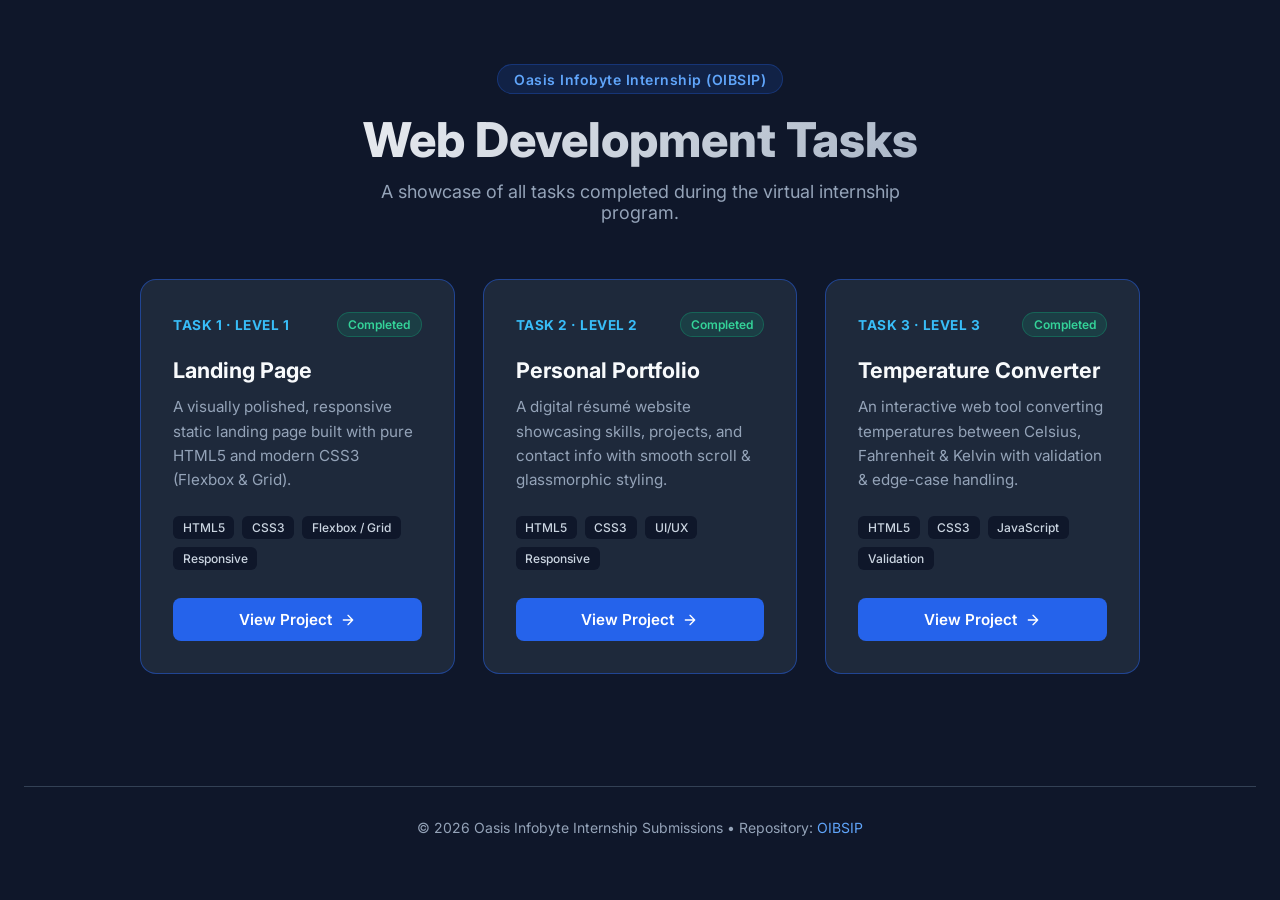
<file: index.html>
<!DOCTYPE html>
<html lang="en">
<head>
    <meta charset="UTF-8">
    <meta name="viewport" content="width=device-width, initial-scale=1.0">
    <title>OIBSIP - Web Development Tasks | Oasis Infobyte</title>
    <link rel="preconnect" href="https://fonts.googleapis.com">
    <link rel="preconnect" href="https://fonts.gstatic.com" crossorigin>
    <link href="https://fonts.googleapis.com/css2?family=Inter:wght@400;500;600;700;800&display=swap" rel="stylesheet">
    <style>
        :root {
            --primary: #2563eb;
            --primary-hover: #1d4ed8;
            --bg-body: #0f172a;
            --card-bg: #1e293b;
            --card-border: #334155;
            --text-main: #f8fafc;
            --text-muted: #94a3b8;
            --badge-green: #10b981;
            --badge-amber: #f59e0b;
        }

        * {
            box-sizing: border-box;
            margin: 0;
            padding: 0;
        }

        body {
            font-family: 'Inter', sans-serif;
            background-color: var(--bg-body);
            color: var(--text-main);
            min-height: 100vh;
            display: flex;
            flex-direction: column;
            justify-content: space-between;
            padding: 2rem 1.5rem;
        }

        .container {
            max-width: 1000px;
            margin: 0 auto;
            width: 100%;
        }

        header {
            text-align: center;
            margin-bottom: 3.5rem;
            padding-top: 2rem;
        }

        .badge-track {
            display: inline-block;
            background: rgba(37, 99, 235, 0.15);
            color: #60a5fa;
            border: 1px solid rgba(37, 99, 235, 0.3);
            padding: 0.35rem 1rem;
            border-radius: 9999px;
            font-size: 0.875rem;
            font-weight: 600;
            margin-bottom: 1rem;
            letter-spacing: 0.5px;
        }

        h1 {
            font-size: clamp(2rem, 5vw, 3rem);
            font-weight: 800;
            margin-bottom: 0.75rem;
            background: linear-gradient(135deg, #ffffff 0%, #94a3b8 100%);
            -webkit-background-clip: text;
            -webkit-text-fill-color: transparent;
        }

        p.subtitle {
            color: var(--text-muted);
            font-size: 1.125rem;
            max-width: 600px;
            margin: 0 auto;
        }

        .tasks-grid {
            display: grid;
            grid-template-columns: repeat(auto-fit, minmax(290px, 1fr));
            gap: 1.75rem;
            margin-bottom: 3rem;
        }

        .task-card {
            background-color: var(--card-bg);
            border: 1px solid var(--card-border);
            border-radius: 1rem;
            padding: 2rem;
            display: flex;
            flex-direction: column;
            justify-content: space-between;
            transition: all 0.25s ease;
            position: relative;
            overflow: hidden;
        }

        .task-card:hover {
            transform: translateY(-4px);
            border-color: #475569;
            box-shadow: 0 12px 24px -10px rgba(0, 0, 0, 0.5);
        }

        .task-card.active-card {
            border-color: rgba(37, 99, 235, 0.5);
        }

        .card-header {
            display: flex;
            justify-content: space-between;
            align-items: center;
            margin-bottom: 1.25rem;
        }

        .task-number {
            font-size: 0.85rem;
            font-weight: 700;
            text-transform: uppercase;
            color: #38bdf8;
            letter-spacing: 0.5px;
        }

        .status-pill {
            font-size: 0.75rem;
            font-weight: 600;
            padding: 0.25rem 0.65rem;
            border-radius: 9999px;
        }

        .status-completed {
            background-color: rgba(16, 185, 129, 0.15);
            color: #34d399;
            border: 1px solid rgba(16, 185, 129, 0.3);
        }

        .status-upcoming {
            background-color: rgba(245, 158, 11, 0.15);
            color: #fbbf24;
            border: 1px solid rgba(245, 158, 11, 0.3);
        }

        .task-title {
            font-size: 1.35rem;
            font-weight: 700;
            margin-bottom: 0.75rem;
            color: var(--text-main);
        }

        .task-desc {
            color: var(--text-muted);
            font-size: 0.95rem;
            line-height: 1.6;
            margin-bottom: 1.5rem;
        }

        .tags {
            display: flex;
            gap: 0.5rem;
            flex-wrap: wrap;
            margin-bottom: 1.75rem;
        }

        .tag {
            background: #0f172a;
            color: #cbd5e1;
            font-size: 0.75rem;
            padding: 0.25rem 0.6rem;
            border-radius: 0.375rem;
            font-weight: 500;
        }

        .btn-view {
            display: inline-flex;
            align-items: center;
            justify-content: center;
            gap: 0.5rem;
            width: 100%;
            background-color: var(--primary);
            color: #ffffff;
            text-decoration: none;
            padding: 0.75rem 1rem;
            border-radius: 0.5rem;
            font-weight: 600;
            font-size: 0.95rem;
            transition: background-color 0.2s ease;
        }

        .btn-view:hover {
            background-color: var(--primary-hover);
        }

        .btn-disabled {
            background-color: #334155;
            color: #94a3b8;
            cursor: not-allowed;
            pointer-events: none;
        }

        footer {
            text-align: center;
            padding: 2rem 0;
            border-top: 1px solid var(--card-border);
            color: var(--text-muted);
            font-size: 0.875rem;
        }

        footer a {
            color: #60a5fa;
            text-decoration: none;
        }

        footer a:hover {
            text-decoration: underline;
        }
    </style>
</head>
<body>
    <div class="container">
        <header>
            <span class="badge-track">Oasis Infobyte Internship (OIBSIP)</span>
            <h1>Web Development Tasks</h1>
            <p class="subtitle">A showcase of all tasks completed during the virtual internship program.</p>
        </header>

        <main class="tasks-grid">
            <!-- Task 1 Card -->
            <div class="task-card active-card">
                <div>
                    <div class="card-header">
                        <span class="task-number">Task 1 · Level 1</span>
                        <span class="status-pill status-completed">Completed</span>
                    </div>
                    <h2 class="task-title">Landing Page</h2>
                    <p class="task-desc">A visually polished, responsive static landing page built with pure HTML5 and modern CSS3 (Flexbox & Grid).</p>
                    <div class="tags">
                        <span class="tag">HTML5</span>
                        <span class="tag">CSS3</span>
                        <span class="tag">Flexbox / Grid</span>
                        <span class="tag">Responsive</span>
                    </div>
                </div>
                <a href="./WebDev-L1-LandingPage/" class="btn-view">
                    View Project
                    <svg width="16" height="16" viewBox="0 0 24 24" fill="none" stroke="currentColor" stroke-width="2" stroke-linecap="round" stroke-linejoin="round"><path d="M5 12h14M12 5l7 7-7 7"/></svg>
                </a>
            </div>

            <!-- Task 2 Card -->
            <div class="task-card active-card">
                <div>
                    <div class="card-header">
                        <span class="task-number">Task 2 · Level 2</span>
                        <span class="status-pill status-completed">Completed</span>
                    </div>
                    <h2 class="task-title">Personal Portfolio</h2>
                    <p class="task-desc">A digital résumé website showcasing skills, projects, and contact info with smooth scroll & glassmorphic styling.</p>
                    <div class="tags">
                        <span class="tag">HTML5</span>
                        <span class="tag">CSS3</span>
                        <span class="tag">UI/UX</span>
                        <span class="tag">Responsive</span>
                    </div>
                </div>
                <a href="./WebDev-L2-Portfolio/" class="btn-view">
                    View Project
                    <svg width="16" height="16" viewBox="0 0 24 24" fill="none" stroke="currentColor" stroke-width="2" stroke-linecap="round" stroke-linejoin="round"><path d="M5 12h14M12 5l7 7-7 7"/></svg>
                </a>
            </div>

            <!-- Task 3 Card -->
            <div class="task-card active-card">
                <div>
                    <div class="card-header">
                        <span class="task-number">Task 3 · Level 3</span>
                        <span class="status-pill status-completed">Completed</span>
                    </div>
                    <h2 class="task-title">Temperature Converter</h2>
                    <p class="task-desc">An interactive web tool converting temperatures between Celsius, Fahrenheit & Kelvin with validation & edge-case handling.</p>
                    <div class="tags">
                        <span class="tag">HTML5</span>
                        <span class="tag">CSS3</span>
                        <span class="tag">JavaScript</span>
                        <span class="tag">Validation</span>
                    </div>
                </div>
                <a href="./WebDev-L3-TemperatureConverter/" class="btn-view">
                    View Project
                    <svg width="16" height="16" viewBox="0 0 24 24" fill="none" stroke="currentColor" stroke-width="2" stroke-linecap="round" stroke-linejoin="round"><path d="M5 12h14M12 5l7 7-7 7"/></svg>
                </a>
            </div>
        </main>
    </div>

    <footer>
        <p>&copy; 2026 Oasis Infobyte Internship Submissions &bull; Repository: <a href="https://github.com/avishkakesarwani-source/OIBSIP" target="_blank">OIBSIP</a></p>
    </footer>
</body>
</html>
</file>
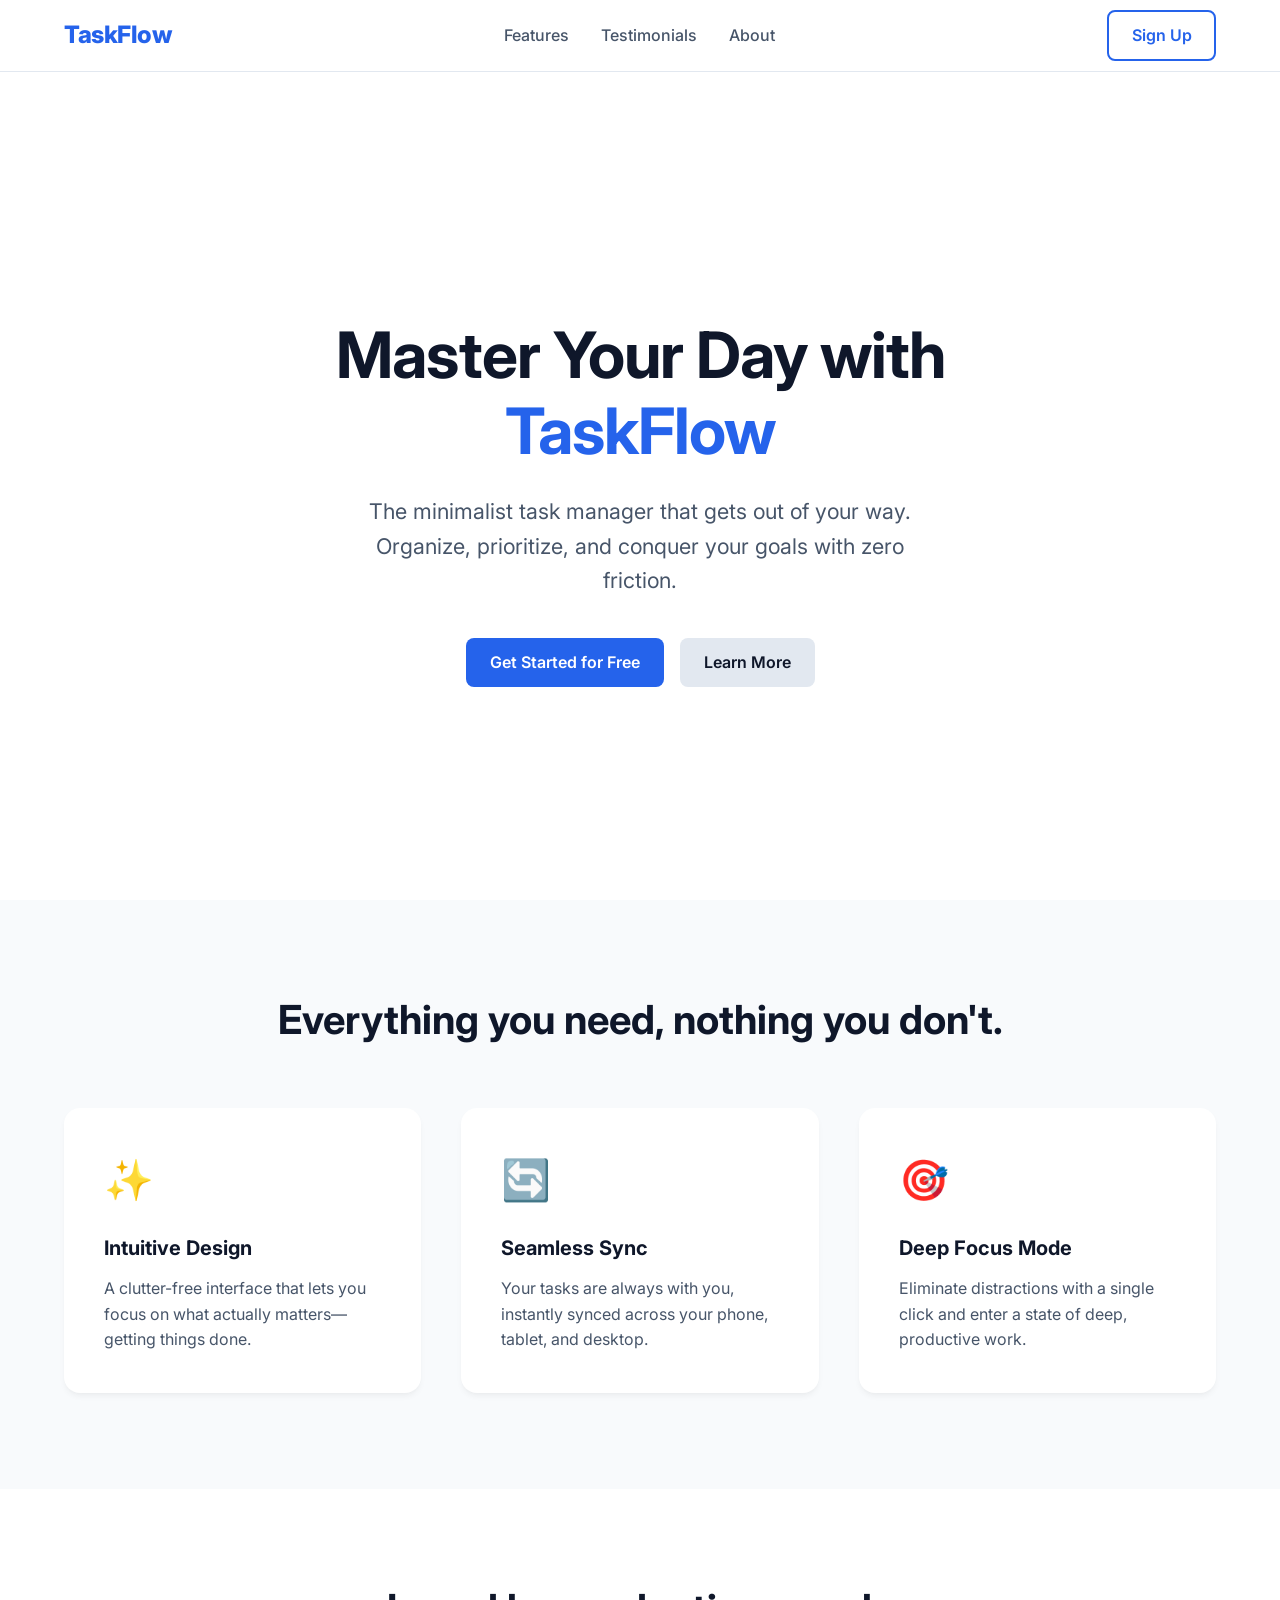
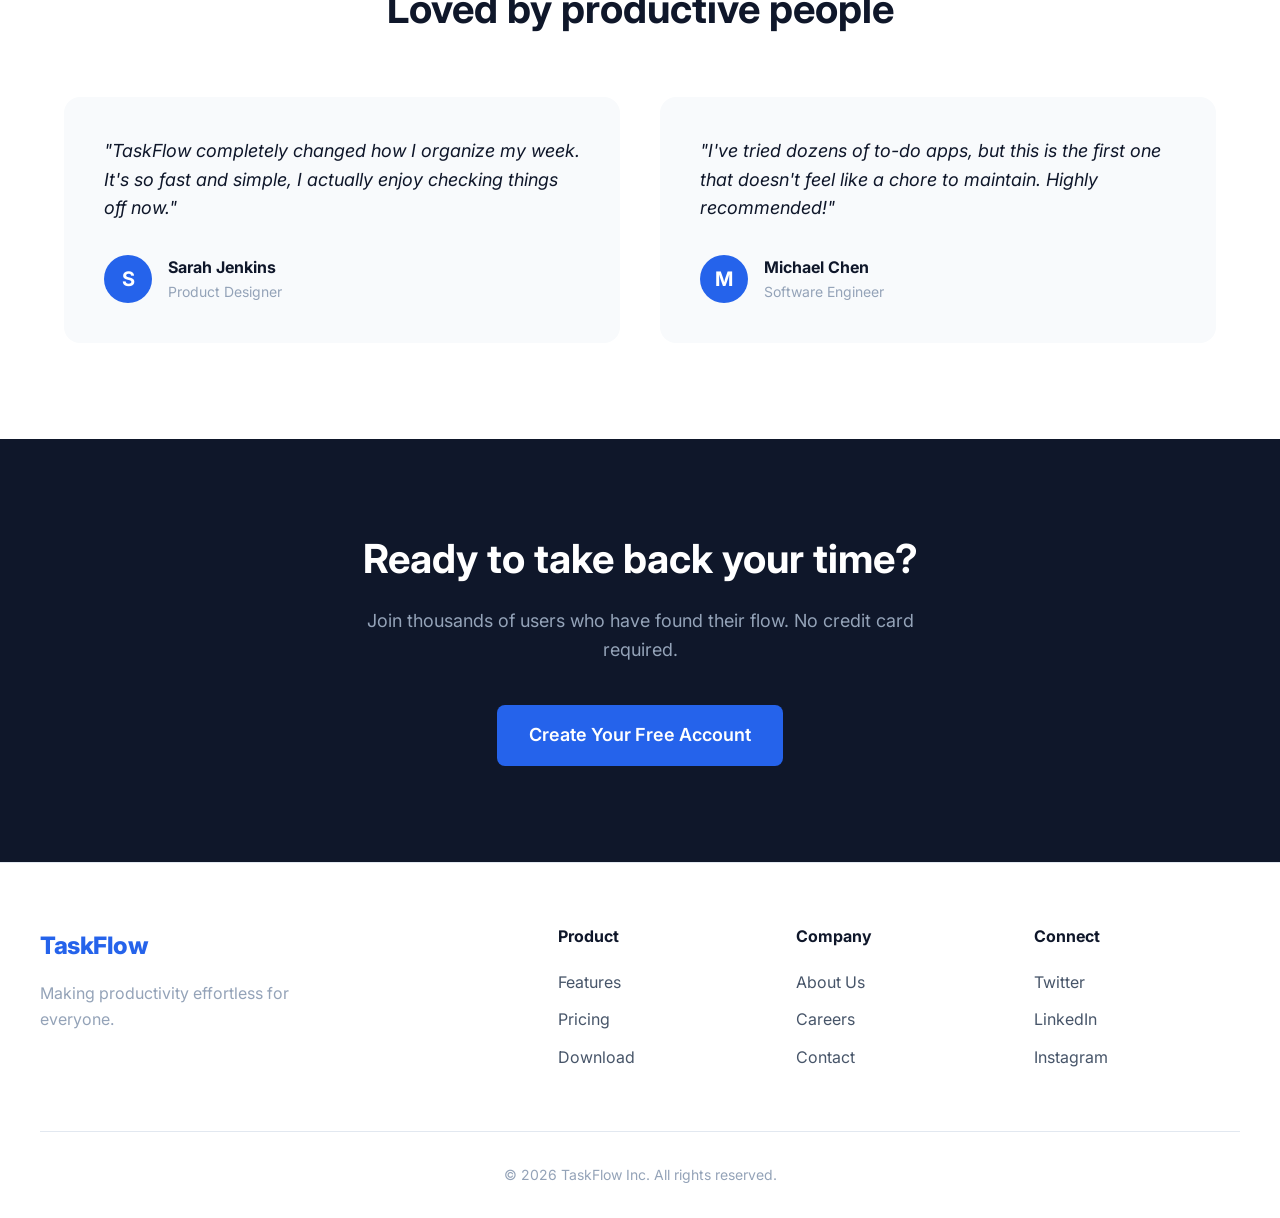
<file: WebDev-L1-LandingPage/index.html>
<!DOCTYPE html>
<html lang="en">
<head>
    <meta charset="UTF-8">
    <meta name="viewport" content="width=device-width, initial-scale=1.0">
    <title>TaskFlow - Master Your Day</title>
    <link rel="preconnect" href="https://fonts.googleapis.com">
    <link rel="preconnect" href="https://fonts.gstatic.com" crossorigin>
    <link href="https://fonts.googleapis.com/css2?family=Inter:wght@400;500;600;700;800&display=swap" rel="stylesheet">
    <link rel="stylesheet" href="style.css">
</head>
<body>
    <!-- Sticky Navigation -->
    <nav class="navbar">
        <div class="nav-container">
            <a href="#" class="brand">TaskFlow</a>
            <ul class="nav-links">
                <li><a href="#features">Features</a></li>
                <li><a href="#testimonials">Testimonials</a></li>
                <li><a href="#about">About</a></li>
            </ul>
            <a href="#signup" class="btn btn-outline">Sign Up</a>
        </div>
    </nav>

    <!-- Hero Section -->
    <header class="hero">
        <div class="hero-content">
            <h1 class="hero-title">Master Your Day with <span>TaskFlow</span></h1>
            <p class="hero-subtitle">The minimalist task manager that gets out of your way. Organize, prioritize, and conquer your goals with zero friction.</p>
            <div class="hero-actions">
                <a href="#signup" class="btn btn-primary">Get Started for Free</a>
                <a href="#features" class="btn btn-secondary">Learn More</a>
            </div>
        </div>
    </header>

    <!-- Features Section -->
    <section id="features" class="features">
        <div class="container">
            <h2 class="section-title">Everything you need, nothing you don't.</h2>
            <div class="feature-grid">
                <!-- Feature 1 -->
                <div class="feature-card">
                    <div class="feature-icon">✨</div>
                    <h3>Intuitive Design</h3>
                    <p>A clutter-free interface that lets you focus on what actually matters—getting things done.</p>
                </div>
                <!-- Feature 2 -->
                <div class="feature-card">
                    <div class="feature-icon">🔄</div>
                    <h3>Seamless Sync</h3>
                    <p>Your tasks are always with you, instantly synced across your phone, tablet, and desktop.</p>
                </div>
                <!-- Feature 3 -->
                <div class="feature-card">
                    <div class="feature-icon">🎯</div>
                    <h3>Deep Focus Mode</h3>
                    <p>Eliminate distractions with a single click and enter a state of deep, productive work.</p>
                </div>
            </div>
        </div>
    </section>

    <!-- Testimonials Section -->
    <section id="testimonials" class="testimonials">
        <div class="container">
            <h2 class="section-title">Loved by productive people</h2>
            <div class="testimonial-grid">
                <!-- Testimonial 1 -->
                <div class="testimonial-card">
                    <p class="quote">"TaskFlow completely changed how I organize my week. It's so fast and simple, I actually enjoy checking things off now."</p>
                    <div class="author">
                        <div class="avatar">S</div>
                        <div class="author-info">
                            <strong>Sarah Jenkins</strong>
                            <span>Product Designer</span>
                        </div>
                    </div>
                </div>
                <!-- Testimonial 2 -->
                <div class="testimonial-card">
                    <p class="quote">"I've tried dozens of to-do apps, but this is the first one that doesn't feel like a chore to maintain. Highly recommended!"</p>
                    <div class="author">
                        <div class="avatar">M</div>
                        <div class="author-info">
                            <strong>Michael Chen</strong>
                            <span>Software Engineer</span>
                        </div>
                    </div>
                </div>
            </div>
        </div>
    </section>

    <!-- Call to Action Section -->
    <section id="about" class="cta-section">
        <div class="container text-center">
            <h2>Ready to take back your time?</h2>
            <p>Join thousands of users who have found their flow. No credit card required.</p>
            <a href="#signup" class="btn btn-primary btn-large">Create Your Free Account</a>
        </div>
    </section>

    <!-- Footer -->
    <footer class="footer">
        <div class="footer-container">
            <div class="footer-brand">
                <a href="#" class="brand">TaskFlow</a>
                <p>Making productivity effortless for everyone.</p>
            </div>
            <div class="footer-links">
                <div class="link-group">
                    <h4>Product</h4>
                    <a href="#">Features</a>
                    <a href="#">Pricing</a>
                    <a href="#">Download</a>
                </div>
                <div class="link-group">
                    <h4>Company</h4>
                    <a href="#">About Us</a>
                    <a href="#">Careers</a>
                    <a href="#">Contact</a>
                </div>
                <div class="link-group">
                    <h4>Connect</h4>
                    <a href="#">Twitter</a>
                    <a href="#">LinkedIn</a>
                    <a href="#">Instagram</a>
                </div>
            </div>
        </div>
        <div class="footer-bottom">
            <p>&copy; 2026 TaskFlow Inc. All rights reserved.</p>
        </div>
    </footer>
</body>
</html>
</file>
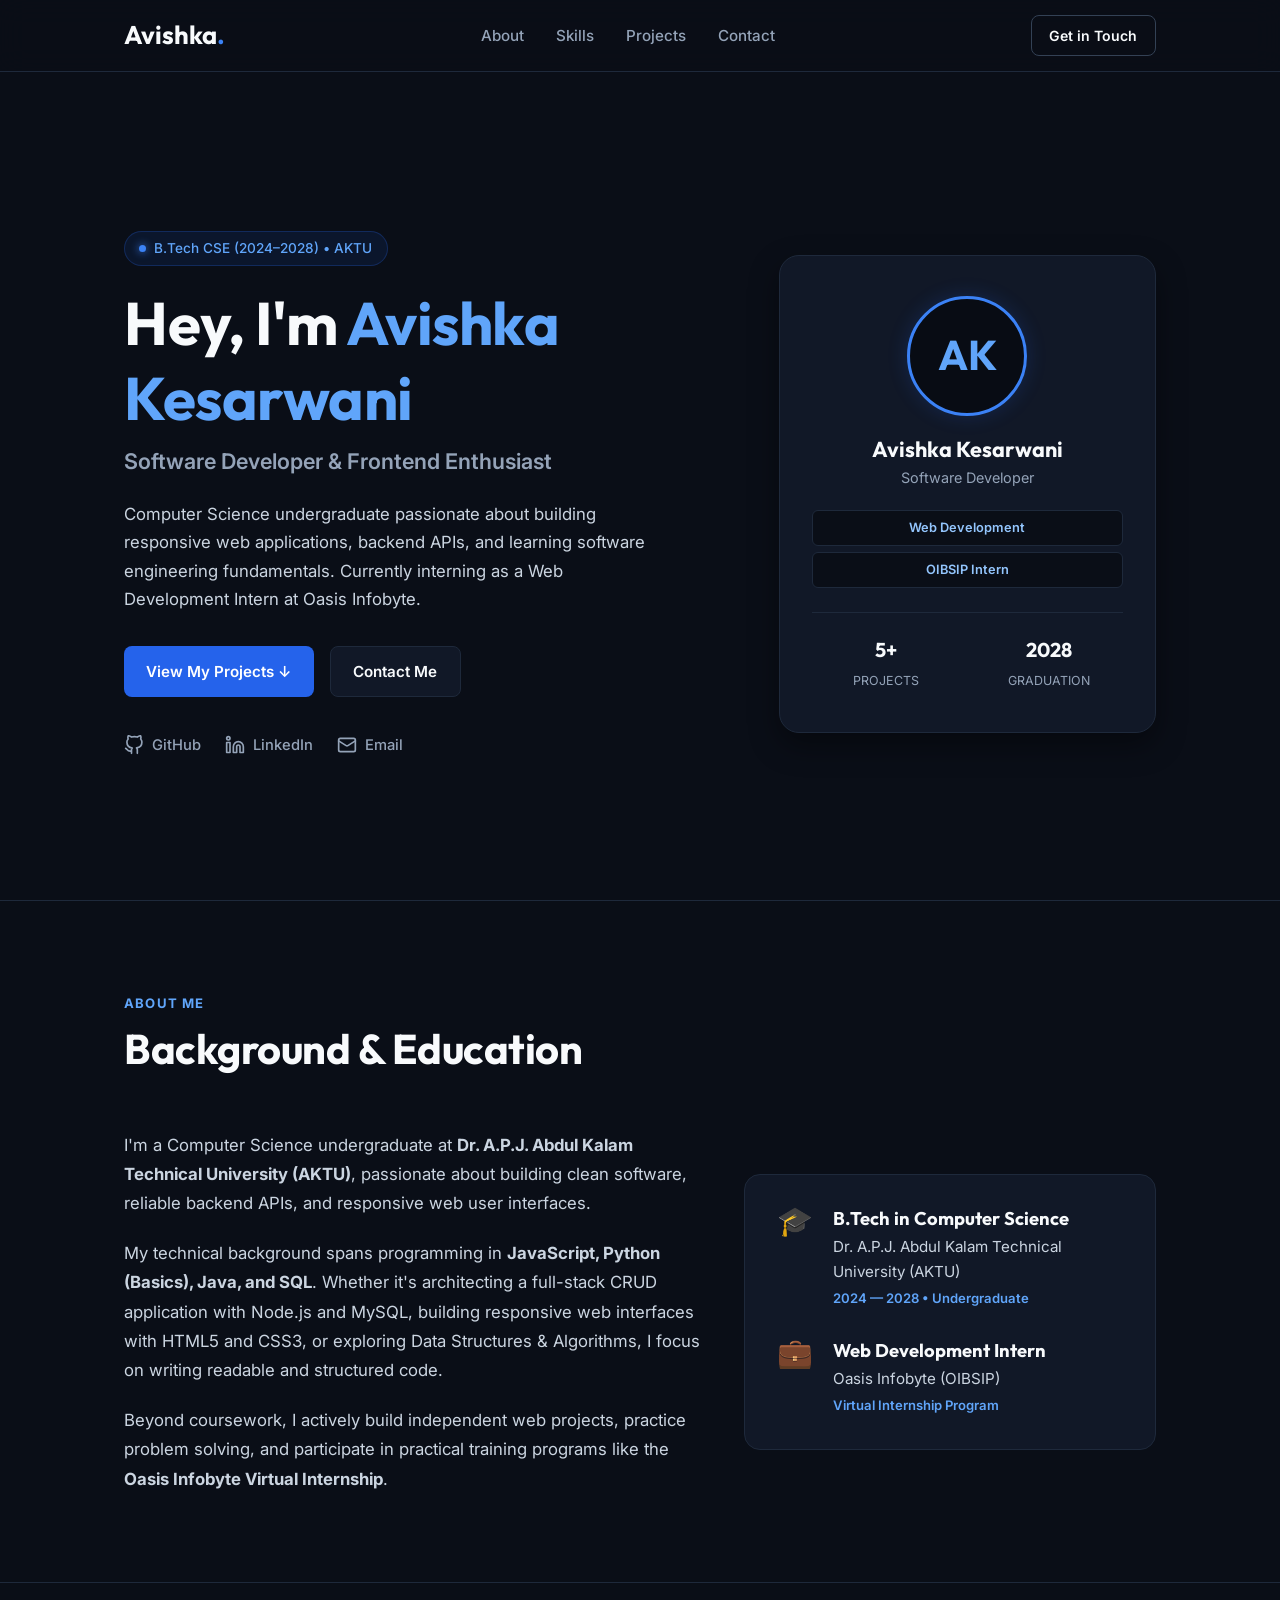
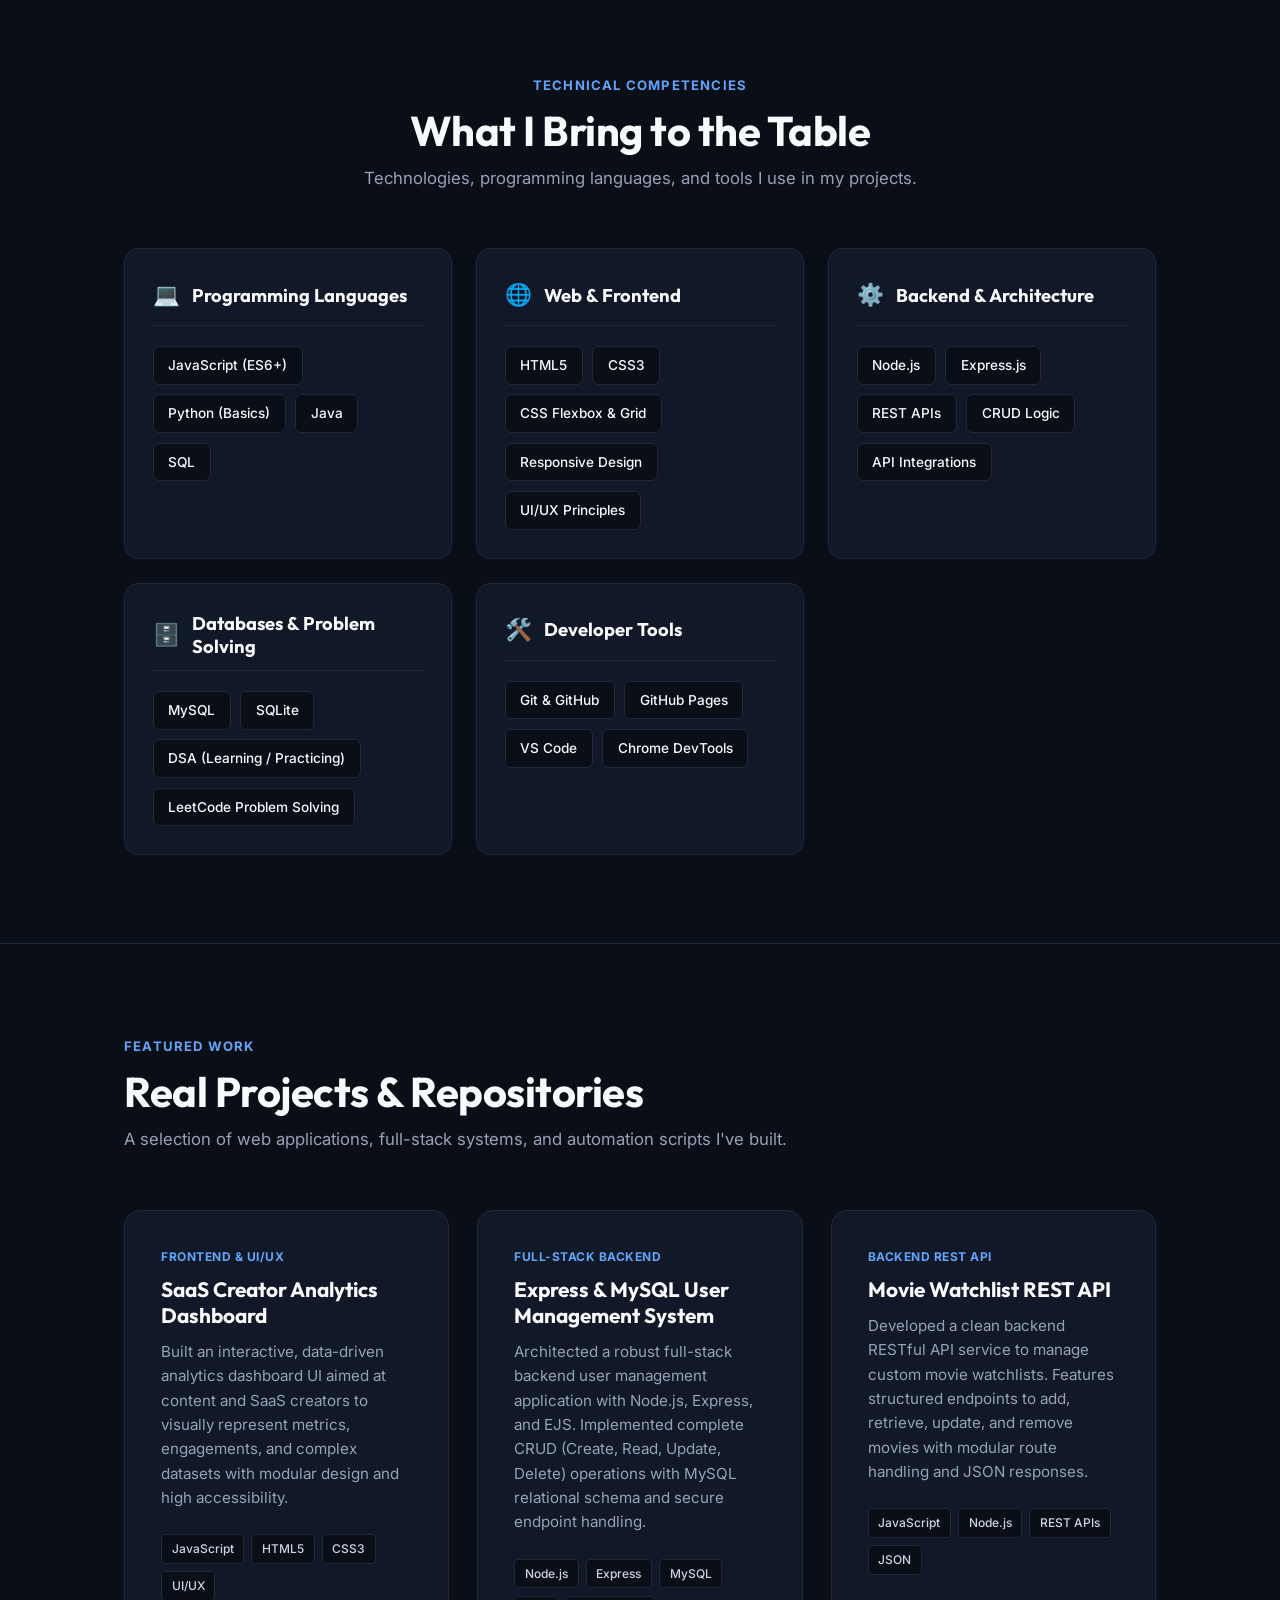
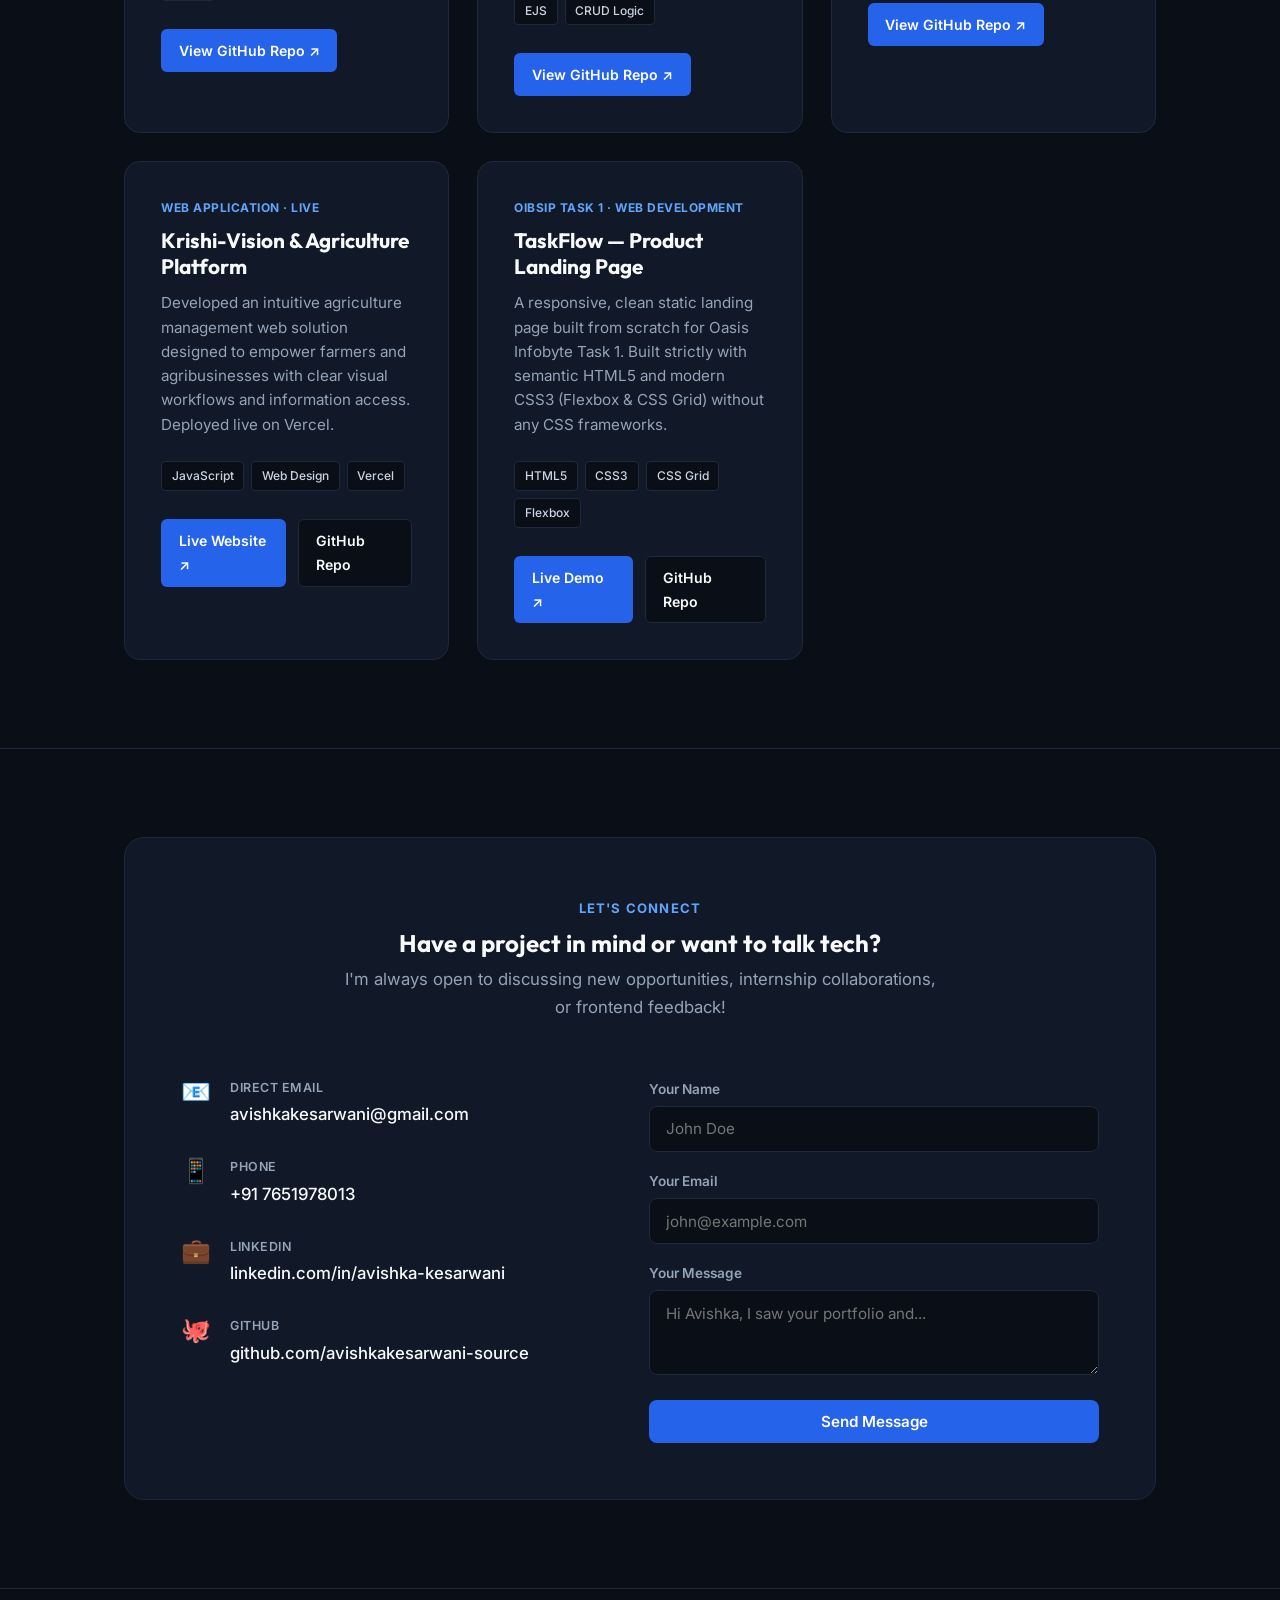
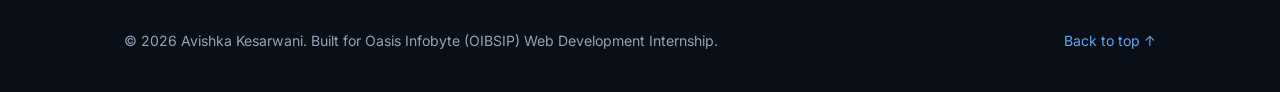
<file: WebDev-L2-Portfolio/index.html>
<!DOCTYPE html>
<html lang="en">
<head>
    <meta charset="UTF-8">
    <meta name="viewport" content="width=device-width, initial-scale=1.0">
    <title>Avishka Kesarwani | Software & Web Developer</title>
    <!-- Google Fonts: Inter & Outfit -->
    <link rel="preconnect" href="https://fonts.googleapis.com">
    <link rel="preconnect" href="https://fonts.gstatic.com" crossorigin>
    <link href="https://fonts.googleapis.com/css2?family=Inter:wght@400;500;600;700&family=Outfit:wght@500;600;700;800&display=swap" rel="stylesheet">
    <link rel="stylesheet" href="style.css">
</head>
<body>
    <!-- Navigation Bar -->
    <nav class="navbar">
        <div class="nav-container">
            <a href="#hero" class="brand">Avishka<span>.</span></a>
            <ul class="nav-links">
                <li><a href="#about">About</a></li>
                <li><a href="#skills">Skills</a></li>
                <li><a href="#projects">Projects</a></li>
                <li><a href="#contact">Contact</a></li>
            </ul>
            <a href="#contact" class="btn btn-outline nav-cta">Get in Touch</a>
        </div>
    </nav>

    <!-- Hero Section -->
    <header id="hero" class="hero">
        <div class="container hero-grid">
            <div class="hero-content">
                <div class="status-pill">
                    <span class="status-dot"></span> B.Tech CSE (2024–2028) &bull; AKTU
                </div>
                <h1 class="hero-title">Hey, I'm <span class="highlight">Avishka Kesarwani</span></h1>
                <p class="hero-tagline">Software Developer & Frontend Enthusiast</p>
                <p class="hero-bio">
                    Computer Science undergraduate passionate about building responsive web applications, backend APIs, and learning software engineering fundamentals. Currently interning as a Web Development Intern at Oasis Infobyte.
                </p>

                <div class="hero-actions">
                    <a href="#projects" class="btn btn-primary">View My Projects ↓</a>
                    <a href="#contact" class="btn btn-secondary">Contact Me</a>
                </div>

                <div class="social-links">
                    <a href="https://github.com/avishkakesarwani-source" target="_blank" rel="noopener">
                        <svg width="20" height="20" viewBox="0 0 24 24" fill="none" stroke="currentColor" stroke-width="2" stroke-linecap="round" stroke-linejoin="round"><path d="M9 19c-5 1.5-5-2.5-7-3m14 6v-3.87a3.37 3.37 0 0 0-.94-2.61c3.14-.35 6.44-1.54 6.44-7A5.44 5.44 0 0 0 20 4.77 5.07 5.07 0 0 0 19.91 1S18.73.65 16 2.48a13.38 13.38 0 0 0-7 0C6.27.65 5.09 1 5.09 1A5.07 5.07 0 0 0 5 4.77a5.44 5.44 0 0 0-1.5 3.78c0 5.42 3.3 6.61 6.44 7A3.37 3.37 0 0 0 9 18.13V22"></path></svg>
                        GitHub
                    </a>
                    <a href="https://linkedin.com/in/avishka-kesarwani" target="_blank" rel="noopener">
                        <svg width="20" height="20" viewBox="0 0 24 24" fill="none" stroke="currentColor" stroke-width="2" stroke-linecap="round" stroke-linejoin="round"><path d="M16 8a6 6 0 0 1 6 6v7h-4v-7a2 2 0 0 0-2-2 2 2 0 0 0-2 2v7h-4v-7a6 6 0 0 1 6-6z"></path><rect x="2" y="9" width="4" height="12"></rect><circle cx="4" cy="4" r="2"></circle></svg>
                        LinkedIn
                    </a>
                    <a href="mailto:avishkakesarwani@gmail.com">
                        <svg width="20" height="20" viewBox="0 0 24 24" fill="none" stroke="currentColor" stroke-width="2" stroke-linecap="round" stroke-linejoin="round"><rect x="2" y="4" width="20" height="16" rx="2"></rect><path d="m22 7-8.97 5.7a1.94 1.94 0 0 1-2.06 0L2 7"></path></svg>
                        Email
                    </a>
                </div>
            </div>

            <div class="hero-profile-wrap">
                <div class="profile-card">
                    <div class="avatar-ring">
                        <span class="avatar-text">AK</span>
                    </div>
                    <h3>Avishka Kesarwani</h3>
                    <p class="profile-subtitle">Software Developer</p>
                    <div class="profile-badge-row">
                        <span class="badge-item">Web Development</span>
                        <span class="badge-item">OIBSIP Intern</span>
                    </div>
                    <div class="profile-quick-stats">
                        <div class="q-stat">
                            <strong>5+</strong>
                            <span>Projects</span>
                        </div>
                        <div class="q-stat">
                            <strong>2028</strong>
                            <span>Graduation</span>
                        </div>
                    </div>
                </div>
            </div>
        </div>
    </header>

    <!-- About Me Section -->
    <section id="about" class="section about">
        <div class="container">
            <div class="section-heading">
                <span class="label-tag">About Me</span>
                <h2>Background & Education</h2>
            </div>

            <div class="about-grid">
                <div class="about-narrative">
                    <p>
                        I'm a Computer Science undergraduate at <strong>Dr. A.P.J. Abdul Kalam Technical University (AKTU)</strong>, passionate about building clean software, reliable backend APIs, and responsive web user interfaces.
                    </p>
                    <p>
                        My technical background spans programming in <strong>JavaScript, Python (Basics), Java, and SQL</strong>. Whether it's architecting a full-stack CRUD application with Node.js and MySQL, building responsive web interfaces with HTML5 and CSS3, or exploring Data Structures & Algorithms, I focus on writing readable and structured code.
                    </p>
                    <p>
                        Beyond coursework, I actively build independent web projects, practice problem solving, and participate in practical training programs like the <strong>Oasis Infobyte Virtual Internship</strong>.
                    </p>
                </div>

                <div class="education-card">
                    <div class="edu-header">
                        <span class="edu-icon">🎓</span>
                        <div>
                            <h4>B.Tech in Computer Science</h4>
                            <p class="edu-college">Dr. A.P.J. Abdul Kalam Technical University (AKTU)</p>
                            <span class="edu-duration">2024 — 2028 &bull; Undergraduate</span>
                        </div>
                    </div>
                    <div class="intern-highlight">
                        <span class="intern-icon">💼</span>
                        <div>
                            <h4>Web Development Intern</h4>
                            <p class="intern-company">Oasis Infobyte (OIBSIP)</p>
                            <span class="intern-duration">Virtual Internship Program</span>
                        </div>
                    </div>
                </div>
            </div>
        </div>
    </section>

    <!-- Skills Section -->
    <section id="skills" class="section skills">
        <div class="container">
            <div class="section-heading text-center">
                <span class="label-tag">Technical Competencies</span>
                <h2>What I Bring to the Table</h2>
                <p class="section-subtext">Technologies, programming languages, and tools I use in my projects.</p>
            </div>

            <div class="skills-grid">
                <!-- Group 1 -->
                <div class="skill-category-card">
                    <div class="category-header">
                        <span class="cat-icon">💻</span>
                        <h3>Programming Languages</h3>
                    </div>
                    <div class="skill-badges">
                        <span class="skill-pill">JavaScript (ES6+)</span>
                        <span class="skill-pill">Python (Basics)</span>
                        <span class="skill-pill">Java</span>
                        <span class="skill-pill">SQL</span>
                    </div>
                </div>

                <!-- Group 2 -->
                <div class="skill-category-card">
                    <div class="category-header">
                        <span class="cat-icon">🌐</span>
                        <h3>Web & Frontend</h3>
                    </div>
                    <div class="skill-badges">
                        <span class="skill-pill">HTML5</span>
                        <span class="skill-pill">CSS3</span>
                        <span class="skill-pill">CSS Flexbox & Grid</span>
                        <span class="skill-pill">Responsive Design</span>
                        <span class="skill-pill">UI/UX Principles</span>
                    </div>
                </div>

                <!-- Group 3 -->
                <div class="skill-category-card">
                    <div class="category-header">
                        <span class="cat-icon">⚙️</span>
                        <h3>Backend & Architecture</h3>
                    </div>
                    <div class="skill-badges">
                        <span class="skill-pill">Node.js</span>
                        <span class="skill-pill">Express.js</span>
                        <span class="skill-pill">REST APIs</span>
                        <span class="skill-pill">CRUD Logic</span>
                        <span class="skill-pill">API Integrations</span>
                    </div>
                </div>

                <!-- Group 4 -->
                <div class="skill-category-card">
                    <div class="category-header">
                        <span class="cat-icon">🗄️</span>
                        <h3>Databases & Problem Solving</h3>
                    </div>
                    <div class="skill-badges">
                        <span class="skill-pill">MySQL</span>
                        <span class="skill-pill">SQLite</span>
                        <span class="skill-pill">DSA (Learning / Practicing)</span>
                        <span class="skill-pill">LeetCode Problem Solving</span>
                    </div>
                </div>

                <!-- Group 5 -->
                <div class="skill-category-card">
                    <div class="category-header">
                        <span class="cat-icon">🛠️</span>
                        <h3>Developer Tools</h3>
                    </div>
                    <div class="skill-badges">
                        <span class="skill-pill">Git & GitHub</span>
                        <span class="skill-pill">GitHub Pages</span>
                        <span class="skill-pill">VS Code</span>
                        <span class="skill-pill">Chrome DevTools</span>
                    </div>
                </div>
            </div>
        </div>
    </section>

    <!-- Projects Section -->
    <section id="projects" class="section projects">
        <div class="container">
            <div class="section-heading">
                <span class="label-tag">Featured Work</span>
                <h2>Real Projects & Repositories</h2>
                <p class="section-subtext">A selection of web applications, full-stack systems, and automation scripts I've built.</p>
            </div>

            <div class="projects-container">
                <!-- Project 1: SaaS Creator Dashboard -->
                <div class="project-card">
                    <div class="project-info">
                        <div class="project-type-tag">Frontend & UI/UX</div>
                        <h3>SaaS Creator Analytics Dashboard</h3>
                        <p>
                            Built an interactive, data-driven analytics dashboard UI aimed at content and SaaS creators to visually represent metrics, engagements, and complex datasets with modular design and high accessibility.
                        </p>
                        <div class="project-tech-list">
                            <span>JavaScript</span>
                            <span>HTML5</span>
                            <span>CSS3</span>
                            <span>UI/UX</span>
                        </div>
                        <div class="project-cta-row">
                            <a href="https://github.com/avishkakesarwani-source/Saas-Creator-Dashboard" class="btn-link" target="_blank" rel="noopener">View GitHub Repo ↗</a>
                        </div>
                    </div>
                </div>

                <!-- Project 2: Express MySQL User Management -->
                <div class="project-card">
                    <div class="project-info">
                        <div class="project-type-tag">Full-Stack Backend</div>
                        <h3>Express & MySQL User Management System</h3>
                        <p>
                            Architected a robust full-stack backend user management application with Node.js, Express, and EJS. Implemented complete CRUD (Create, Read, Update, Delete) operations with MySQL relational schema and secure endpoint handling.
                        </p>
                        <div class="project-tech-list">
                            <span>Node.js</span>
                            <span>Express</span>
                            <span>MySQL</span>
                            <span>EJS</span>
                            <span>CRUD Logic</span>
                        </div>
                        <div class="project-cta-row">
                            <a href="https://github.com/avishkakesarwani-source/express-mysql-user-management" class="btn-link" target="_blank" rel="noopener">View GitHub Repo ↗</a>
                        </div>
                    </div>
                </div>

                <!-- Project 3: Movie Watchlist API -->
                <div class="project-card">
                    <div class="project-info">
                        <div class="project-type-tag">Backend REST API</div>
                        <h3>Movie Watchlist REST API</h3>
                        <p>
                            Developed a clean backend RESTful API service to manage custom movie watchlists. Features structured endpoints to add, retrieve, update, and remove movies with modular route handling and JSON responses.
                        </p>
                        <div class="project-tech-list">
                            <span>JavaScript</span>
                            <span>Node.js</span>
                            <span>REST APIs</span>
                            <span>JSON</span>
                        </div>
                        <div class="project-cta-row">
                            <a href="https://github.com/avishkakesarwani-source/movie-watchlist-api" class="btn-link" target="_blank" rel="noopener">View GitHub Repo ↗</a>
                        </div>
                    </div>
                </div>

                <!-- Project 4: Krishi-Vision / Agriculture -->
                <div class="project-card">
                    <div class="project-info">
                        <div class="project-type-tag">Web Application · Live</div>
                        <h3>Krishi-Vision & Agriculture Platform</h3>
                        <p>
                            Developed an intuitive agriculture management web solution designed to empower farmers and agribusinesses with clear visual workflows and information access. Deployed live on Vercel.
                        </p>
                        <div class="project-tech-list">
                            <span>JavaScript</span>
                            <span>Web Design</span>
                            <span>Vercel</span>
                        </div>
                        <div class="project-cta-row">
                            <a href="https://agriculture-olive.vercel.app" class="btn-link" target="_blank" rel="noopener">Live Website ↗</a>
                            <a href="https://github.com/avishkakesarwani-source/Krishi-vision" class="btn-link-secondary" target="_blank" rel="noopener">GitHub Repo</a>
                        </div>
                    </div>
                </div>

                <!-- Project 5: TaskFlow Landing Page (OIBSIP Task 1) -->
                <div class="project-card">
                    <div class="project-info">
                        <div class="project-type-tag">OIBSIP Task 1 · Web Development</div>
                        <h3>TaskFlow — Product Landing Page</h3>
                        <p>
                            A responsive, clean static landing page built from scratch for Oasis Infobyte Task 1. Built strictly with semantic HTML5 and modern CSS3 (Flexbox & CSS Grid) without any CSS frameworks.
                        </p>
                        <div class="project-tech-list">
                            <span>HTML5</span>
                            <span>CSS3</span>
                            <span>CSS Grid</span>
                            <span>Flexbox</span>
                        </div>
                        <div class="project-cta-row">
                            <a href="../WebDev-L1-LandingPage/" class="btn-link" target="_blank" rel="noopener">Live Demo ↗</a>
                            <a href="https://github.com/avishkakesarwani-source/OIBSIP/tree/main/WebDev-L1-LandingPage" class="btn-link-secondary" target="_blank" rel="noopener">GitHub Repo</a>
                        </div>
                    </div>
                </div>
            </div>
        </div>
    </section>



    <!-- Contact Section -->
    <section id="contact" class="section contact">
        <div class="container">
            <div class="contact-card">
                <div class="contact-header text-center">
                    <span class="label-tag">Let's Connect</span>
                    <h2>Have a project in mind or want to talk tech?</h2>
                    <p class="contact-subtitle">
                        I'm always open to discussing new opportunities, internship collaborations, or frontend feedback!
                    </p>
                </div>

                <div class="contact-layout">
                    <div class="contact-details">
                        <div class="c-row">
                            <span class="c-icon">📧</span>
                            <div>
                                <small>Direct Email</small>
                                <a href="mailto:avishkakesarwani@gmail.com">avishkakesarwani@gmail.com</a>
                            </div>
                        </div>

                        <div class="c-row">
                            <span class="c-icon">📱</span>
                            <div>
                                <small>Phone</small>
                                <a href="tel:+917651978013">+91 7651978013</a>
                            </div>
                        </div>

                        <div class="c-row">
                            <span class="c-icon">💼</span>
                            <div>
                                <small>LinkedIn</small>
                                <a href="https://linkedin.com/in/avishka-kesarwani" target="_blank" rel="noopener">linkedin.com/in/avishka-kesarwani</a>
                            </div>
                        </div>

                        <div class="c-row">
                            <span class="c-icon">🐙</span>
                            <div>
                                <small>GitHub</small>
                                <a href="https://github.com/avishkakesarwani-source" target="_blank" rel="noopener">github.com/avishkakesarwani-source</a>
                            </div>
                        </div>
                    </div>

                    <!-- Contact Form Demo -->
                    <form class="contact-form" onsubmit="event.preventDefault(); alert('Thank you, Avishka has received your message!');">
                        <div class="form-group">
                            <label for="form-name">Your Name</label>
                            <input type="text" id="form-name" placeholder="John Doe" required>
                        </div>
                        <div class="form-group">
                            <label for="form-email">Your Email</label>
                            <input type="email" id="form-email" placeholder="john@example.com" required>
                        </div>
                        <div class="form-group">
                            <label for="form-message">Your Message</label>
                            <textarea id="form-message" rows="3" placeholder="Hi Avishka, I saw your portfolio and..." required></textarea>
                        </div>
                        <button type="submit" class="btn btn-primary btn-full">Send Message</button>
                    </form>
                </div>
            </div>
        </div>
    </section>

    <!-- Footer -->
    <footer class="footer">
        <div class="container footer-box">
            <p>&copy; 2026 Avishka Kesarwani. Built for Oasis Infobyte (OIBSIP) Web Development Internship.</p>
            <a href="#hero" class="scroll-top">Back to top ↑</a>
        </div>
    </footer>
</body>
</html>
</file>
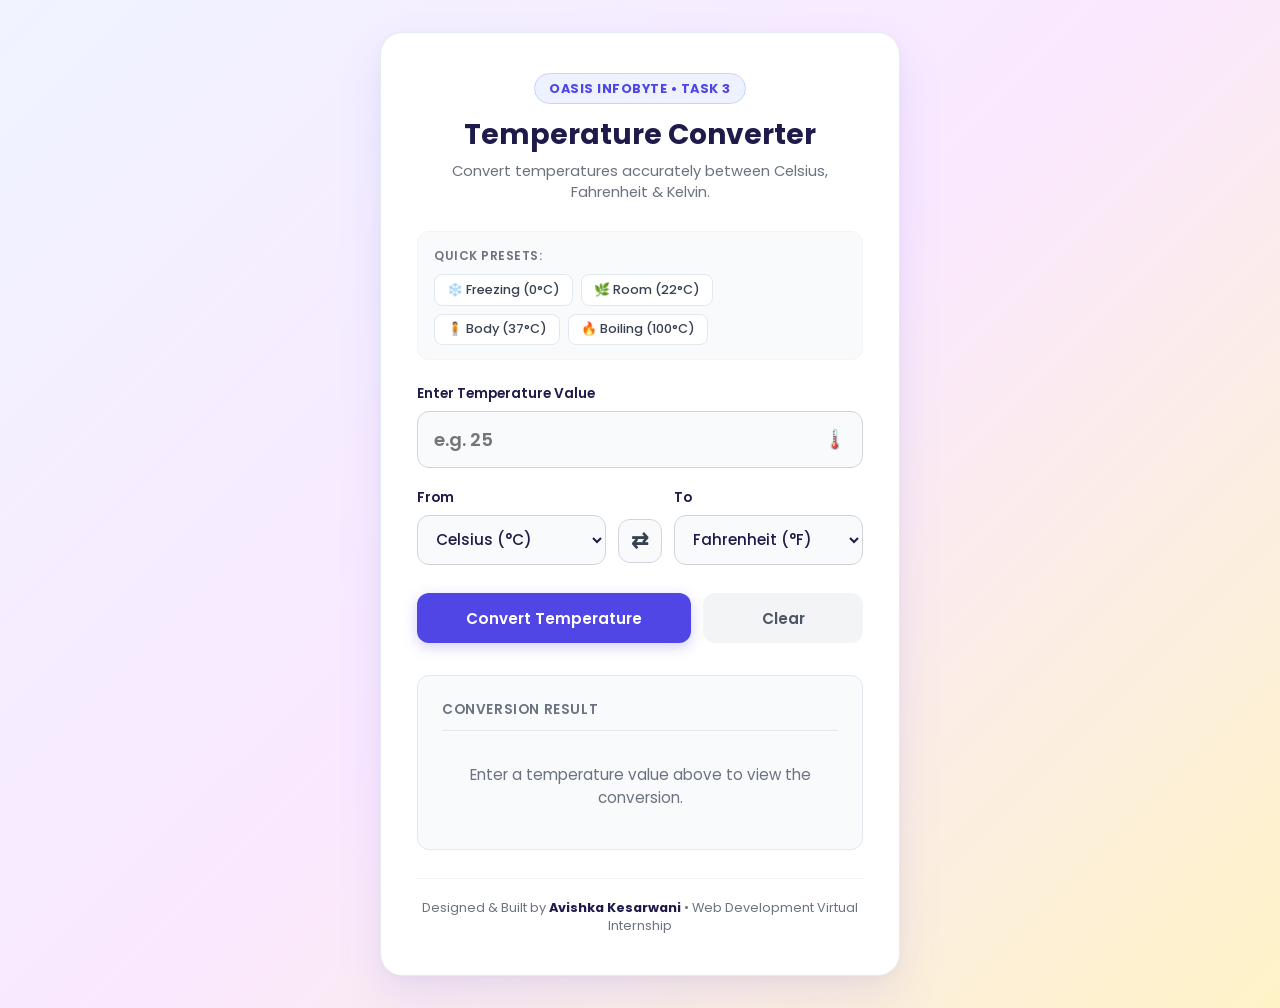
<file: WebDev-L3-TemperatureConverter/index.html>
<!DOCTYPE html>
<html lang="en">
<head>
    <meta charset="UTF-8">
    <meta name="viewport" content="width=device-width, initial-scale=1.0">
    <title>Temperature Converter - Oasis Infobyte Task 3</title>
    <!-- Google Fonts: Poppins -->
    <link rel="preconnect" href="https://fonts.googleapis.com">
    <link rel="preconnect" href="https://fonts.gstatic.com" crossorigin>
    <link href="https://fonts.googleapis.com/css2?family=Poppins:wght@400;500;600;700;800&display=swap" rel="stylesheet">
    <link rel="stylesheet" href="style.css">
</head>
<body>
    <main class="converter-wrapper">
        <div class="converter-card">
            <!-- Header -->
            <div class="card-header">
                <span class="internship-tag">Oasis Infobyte &bull; Task 3</span>
                <h1>Temperature Converter</h1>
                <p>Convert temperatures accurately between Celsius, Fahrenheit & Kelvin.</p>
            </div>

            <!-- Quick Presets -->
            <div class="presets-container">
                <span class="preset-label">Quick Presets:</span>
                <div class="preset-buttons">
                    <button type="button" class="preset-btn" data-val="0" data-unit="celsius">❄️ Freezing (0°C)</button>
                    <button type="button" class="preset-btn" data-val="22" data-unit="celsius">🌿 Room (22°C)</button>
                    <button type="button" class="preset-btn" data-val="37" data-unit="celsius">🧍 Body (37°C)</button>
                    <button type="button" class="preset-btn" data-val="100" data-unit="celsius">🔥 Boiling (100°C)</button>
                </div>
            </div>

            <!-- Main Input Form -->
            <form id="converterForm" class="converter-form" onsubmit="event.preventDefault();">
                <div class="input-block">
                    <label for="tempInput">Enter Temperature Value</label>
                    <div class="input-field-wrap">
                        <input 
                            type="number" 
                            id="tempInput" 
                            placeholder="e.g. 25" 
                            step="any"
                            autocomplete="off"
                            required
                        >
                        <span class="field-icon">🌡️</span>
                    </div>
                </div>

                <!-- Unit Selectors with Swap Button -->
                <div class="units-row">
                    <div class="select-block">
                        <label for="fromUnit">From</label>
                        <select id="fromUnit">
                            <option value="celsius" selected>Celsius (°C)</option>
                            <option value="fahrenheit">Fahrenheit (°F)</option>
                            <option value="kelvin">Kelvin (K)</option>
                        </select>
                    </div>

                    <button type="button" id="swapBtn" class="swap-btn" title="Swap Units" aria-label="Swap units">
                        ⇄
                    </button>

                    <div class="select-block">
                        <label for="toUnit">To</label>
                        <select id="toUnit">
                            <option value="all">All Units (Simultaneous)</option>
                            <option value="fahrenheit" selected>Fahrenheit (°F)</option>
                            <option value="celsius">Celsius (°C)</option>
                            <option value="kelvin">Kelvin (K)</option>
                        </select>
                    </div>
                </div>

                <!-- Error Alert Box -->
                <div id="errorAlert" class="error-alert" style="display: none;">
                    <span class="err-icon">⚠️</span>
                    <span id="errorText" class="err-msg"></span>
                </div>

                <!-- Action Buttons -->
                <div class="cta-row">
                    <button type="button" id="convertBtn" class="btn btn-primary">Convert Temperature</button>
                    <button type="button" id="resetBtn" class="btn btn-secondary">Clear</button>
                </div>
            </form>

            <!-- Results Display -->
            <section class="results-container">
                <div class="results-header">
                    <h3>Conversion Result</h3>
                    <!-- Dynamic Temperature Feel Badge -->
                    <span id="tempFeelBadge" class="feel-badge" style="display: none;">Comfortable</span>
                </div>

                <div id="resultsOutput" class="results-output">
                    <div class="empty-state">
                        <p>Enter a temperature value above to view the conversion.</p>
                    </div>
                </div>
            </section>

            <!-- Footer -->
            <footer class="card-footer">
                <p>Designed & Built by <strong>Avishka Kesarwani</strong> &bull; Web Development Virtual Internship</p>
            </footer>
        </div>
    </main>

    <script src="script.js"></script>
</body>
</html>
</file>
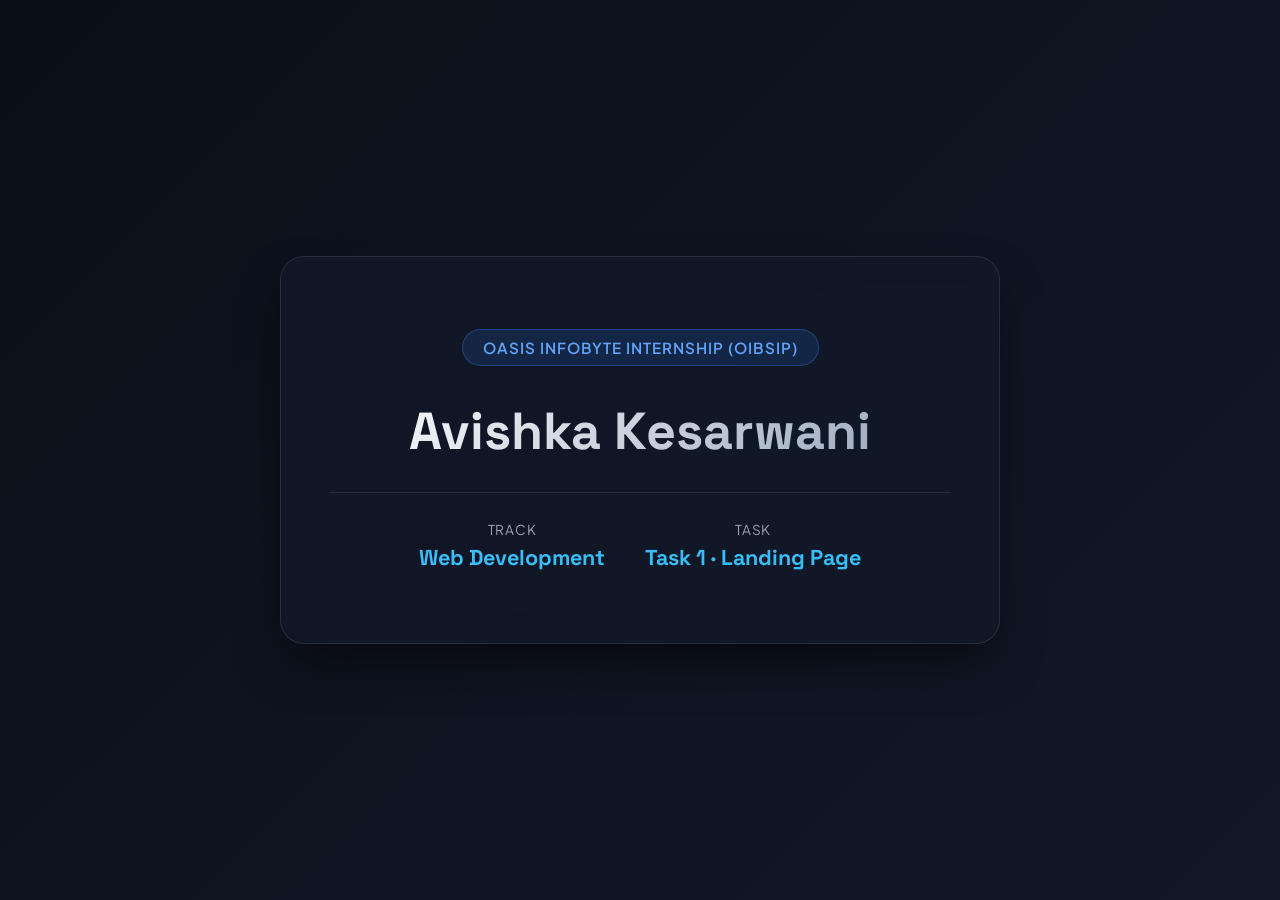
<file: WebDev-L1-LandingPage/title-card.html>
<!DOCTYPE html>
<html lang="en">
<head>
    <meta charset="UTF-8">
    <meta name="viewport" content="width=device-width, initial-scale=1.0">
    <title>Demo Title Card - Task 1</title>
    <link href="https://fonts.googleapis.com/css2?family=Plus+Jakarta+Sans:wght@400;600;700;800&family=Space+Grotesk:wght@600;700&display=swap" rel="stylesheet">
    <style>
        * {
            box-sizing: border-box;
            margin: 0;
            padding: 0;
        }
        body {
            font-family: 'Plus Jakarta Sans', sans-serif;
            background: linear-gradient(135deg, #0b0f19 0%, #111827 100%);
            color: #f9fafb;
            min-height: 100vh;
            display: flex;
            align-items: center;
            justify-content: center;
            text-align: center;
            padding: 2rem;
        }
        .card {
            background: rgba(17, 24, 39, 0.85);
            border: 1px solid rgba(255, 255, 255, 0.1);
            backdrop-filter: blur(16px);
            padding: 4.5rem 3rem;
            border-radius: 1.5rem;
            max-width: 720px;
            width: 100%;
            box-shadow: 0 25px 50px -12px rgba(0, 0, 0, 0.6);
        }
        .org-badge {
            display: inline-block;
            background: rgba(59, 130, 246, 0.15);
            color: #60a5fa;
            border: 1px solid rgba(59, 130, 246, 0.35);
            padding: 0.5rem 1.25rem;
            border-radius: 9999px;
            font-size: 0.95rem;
            font-weight: 600;
            letter-spacing: 1px;
            text-transform: uppercase;
            margin-bottom: 2rem;
        }
        .name {
            font-family: 'Space Grotesk', sans-serif;
            font-size: 3.25rem;
            font-weight: 800;
            margin-bottom: 1.5rem;
            background: linear-gradient(135deg, #ffffff 0%, #94a3b8 100%);
            -webkit-background-clip: text;
            -webkit-text-fill-color: transparent;
        }
        .details {
            display: flex;
            justify-content: center;
            gap: 2.5rem;
            margin-top: 1.75rem;
            padding-top: 1.75rem;
            border-top: 1px solid rgba(255, 255, 255, 0.1);
        }
        .detail-item {
            text-align: center;
        }
        .detail-label {
            font-size: 0.85rem;
            color: #9ca3af;
            text-transform: uppercase;
            letter-spacing: 0.75px;
            margin-bottom: 0.35rem;
        }
        .detail-val {
            font-family: 'Space Grotesk', sans-serif;
            font-size: 1.35rem;
            font-weight: 700;
            color: #38bdf8;
        }
    </style>
</head>
<body>
    <div class="card">
        <span class="org-badge">Oasis Infobyte Internship (OIBSIP)</span>
        <h1 class="name">Avishka Kesarwani</h1>
        <div class="details">
            <div class="detail-item">
                <div class="detail-label">Track</div>
                <div class="detail-val">Web Development</div>
            </div>
            <div class="detail-item">
                <div class="detail-label">Task</div>
                <div class="detail-val">Task 1 · Landing Page</div>
            </div>
        </div>
    </div>
</body>
</html>
</file>
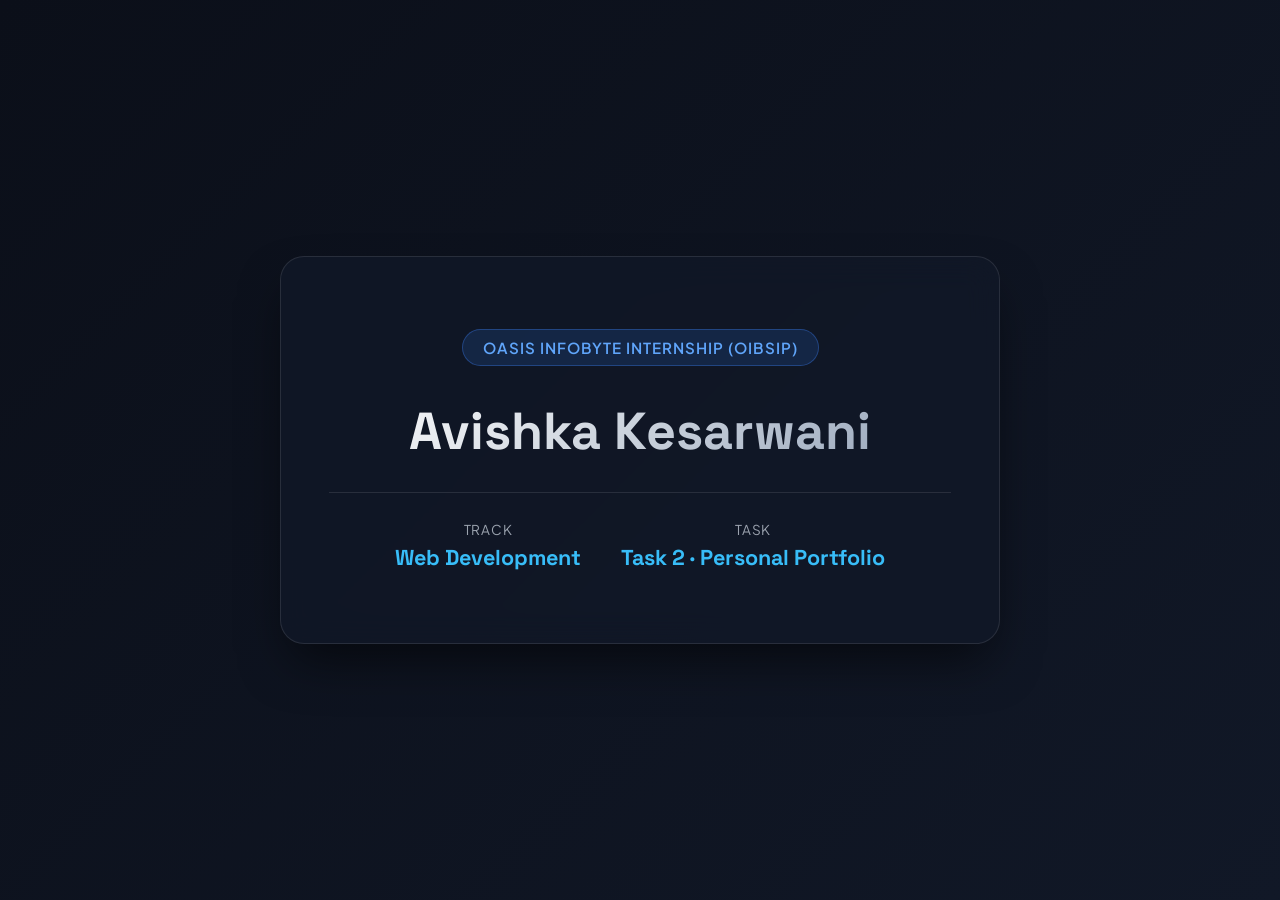
<file: WebDev-L2-Portfolio/title-card.html>
<!DOCTYPE html>
<html lang="en">
<head>
    <meta charset="UTF-8">
    <meta name="viewport" content="width=device-width, initial-scale=1.0">
    <title>Demo Title Card - Task 2</title>
    <link href="https://fonts.googleapis.com/css2?family=Plus+Jakarta+Sans:wght@400;600;700;800&family=Space+Grotesk:wght@600;700&display=swap" rel="stylesheet">
    <style>
        * {
            box-sizing: border-box;
            margin: 0;
            padding: 0;
        }
        body {
            font-family: 'Plus Jakarta Sans', sans-serif;
            background: linear-gradient(135deg, #0b0f19 0%, #111827 100%);
            color: #f9fafb;
            min-height: 100vh;
            display: flex;
            align-items: center;
            justify-content: center;
            text-align: center;
            padding: 2rem;
        }
        .card {
            background: rgba(17, 24, 39, 0.85);
            border: 1px solid rgba(255, 255, 255, 0.1);
            backdrop-filter: blur(16px);
            padding: 4.5rem 3rem;
            border-radius: 1.5rem;
            max-width: 720px;
            width: 100%;
            box-shadow: 0 25px 50px -12px rgba(0, 0, 0, 0.6);
        }
        .org-badge {
            display: inline-block;
            background: rgba(59, 130, 246, 0.15);
            color: #60a5fa;
            border: 1px solid rgba(59, 130, 246, 0.35);
            padding: 0.5rem 1.25rem;
            border-radius: 9999px;
            font-size: 0.95rem;
            font-weight: 600;
            letter-spacing: 1px;
            text-transform: uppercase;
            margin-bottom: 2rem;
        }
        .name {
            font-family: 'Space Grotesk', sans-serif;
            font-size: 3.25rem;
            font-weight: 800;
            margin-bottom: 1.5rem;
            background: linear-gradient(135deg, #ffffff 0%, #94a3b8 100%);
            -webkit-background-clip: text;
            -webkit-text-fill-color: transparent;
        }
        .details {
            display: flex;
            justify-content: center;
            gap: 2.5rem;
            margin-top: 1.75rem;
            padding-top: 1.75rem;
            border-top: 1px solid rgba(255, 255, 255, 0.1);
        }
        .detail-item {
            text-align: center;
        }
        .detail-label {
            font-size: 0.85rem;
            color: #9ca3af;
            text-transform: uppercase;
            letter-spacing: 0.75px;
            margin-bottom: 0.35rem;
        }
        .detail-val {
            font-family: 'Space Grotesk', sans-serif;
            font-size: 1.35rem;
            font-weight: 700;
            color: #38bdf8;
        }
    </style>
</head>
<body>
    <div class="card">
        <span class="org-badge">Oasis Infobyte Internship (OIBSIP)</span>
        <h1 class="name">Avishka Kesarwani</h1>
        <div class="details">
            <div class="detail-item">
                <div class="detail-label">Track</div>
                <div class="detail-val">Web Development</div>
            </div>
            <div class="detail-item">
                <div class="detail-label">Task</div>
                <div class="detail-val">Task 2 · Personal Portfolio</div>
            </div>
        </div>
    </div>
</body>
</html>
</file>
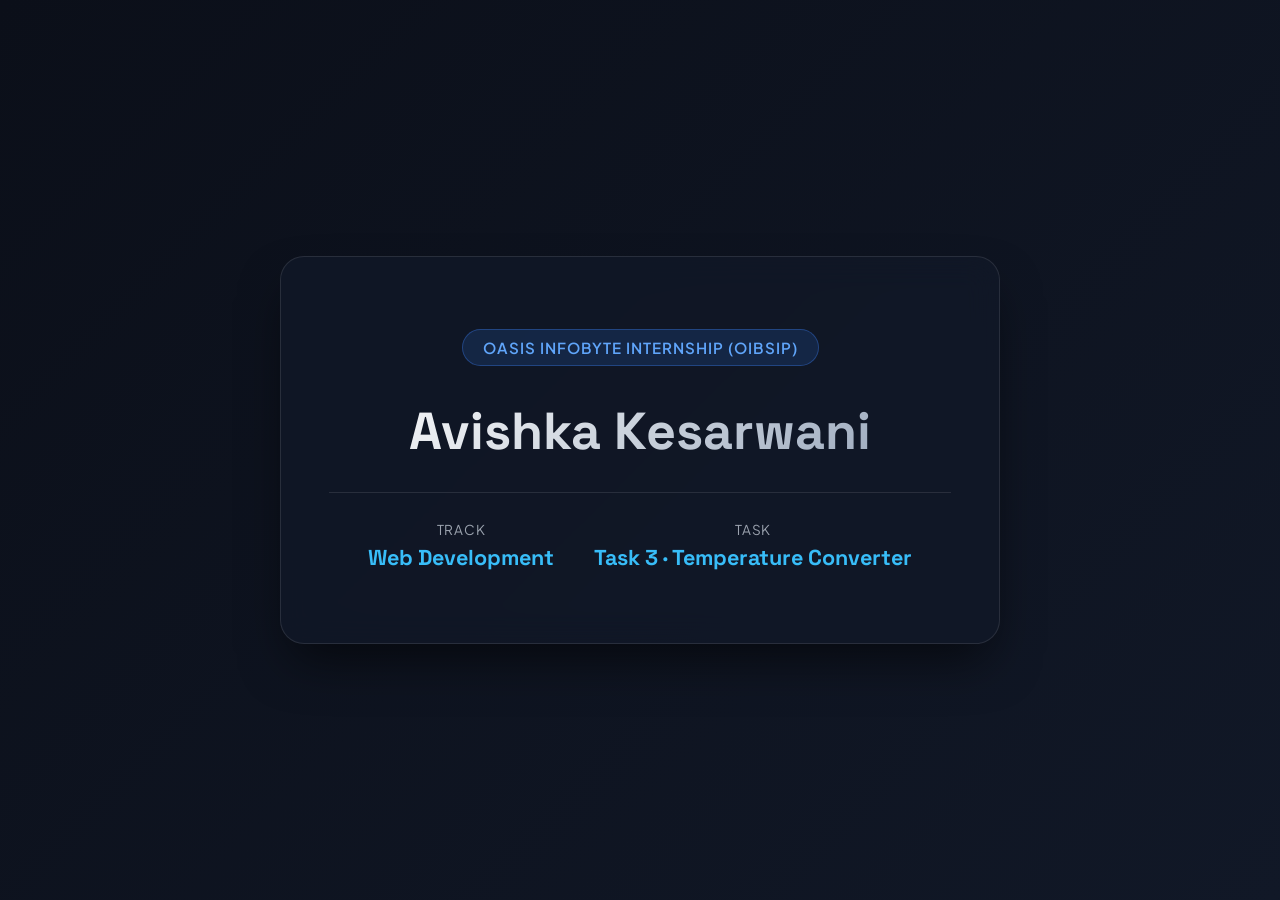
<file: WebDev-L3-TemperatureConverter/title-card.html>
<!DOCTYPE html>
<html lang="en">
<head>
    <meta charset="UTF-8">
    <meta name="viewport" content="width=device-width, initial-scale=1.0">
    <title>Demo Title Card - Task 3</title>
    <link href="https://fonts.googleapis.com/css2?family=Plus+Jakarta+Sans:wght@400;600;700;800&family=Space+Grotesk:wght@600;700&display=swap" rel="stylesheet">
    <style>
        * {
            box-sizing: border-box;
            margin: 0;
            padding: 0;
        }
        body {
            font-family: 'Plus Jakarta Sans', sans-serif;
            background: linear-gradient(135deg, #0b0f19 0%, #111827 100%);
            color: #f9fafb;
            min-height: 100vh;
            display: flex;
            align-items: center;
            justify-content: center;
            text-align: center;
            padding: 2rem;
        }
        .card {
            background: rgba(17, 24, 39, 0.85);
            border: 1px solid rgba(255, 255, 255, 0.1);
            backdrop-filter: blur(16px);
            padding: 4.5rem 3rem;
            border-radius: 1.5rem;
            max-width: 720px;
            width: 100%;
            box-shadow: 0 25px 50px -12px rgba(0, 0, 0, 0.6);
        }
        .org-badge {
            display: inline-block;
            background: rgba(59, 130, 246, 0.15);
            color: #60a5fa;
            border: 1px solid rgba(59, 130, 246, 0.35);
            padding: 0.5rem 1.25rem;
            border-radius: 9999px;
            font-size: 0.95rem;
            font-weight: 600;
            letter-spacing: 1px;
            text-transform: uppercase;
            margin-bottom: 2rem;
        }
        .name {
            font-family: 'Space Grotesk', sans-serif;
            font-size: 3.25rem;
            font-weight: 800;
            margin-bottom: 1.5rem;
            background: linear-gradient(135deg, #ffffff 0%, #94a3b8 100%);
            -webkit-background-clip: text;
            -webkit-text-fill-color: transparent;
        }
        .details {
            display: flex;
            justify-content: center;
            gap: 2.5rem;
            margin-top: 1.75rem;
            padding-top: 1.75rem;
            border-top: 1px solid rgba(255, 255, 255, 0.1);
        }
        .detail-item {
            text-align: center;
        }
        .detail-label {
            font-size: 0.85rem;
            color: #9ca3af;
            text-transform: uppercase;
            letter-spacing: 0.75px;
            margin-bottom: 0.35rem;
        }
        .detail-val {
            font-family: 'Space Grotesk', sans-serif;
            font-size: 1.35rem;
            font-weight: 700;
            color: #38bdf8;
        }
    </style>
</head>
<body>
    <div class="card">
        <span class="org-badge">Oasis Infobyte Internship (OIBSIP)</span>
        <h1 class="name">Avishka Kesarwani</h1>
        <div class="details">
            <div class="detail-item">
                <div class="detail-label">Track</div>
                <div class="detail-val">Web Development</div>
            </div>
            <div class="detail-item">
                <div class="detail-label">Task</div>
                <div class="detail-val">Task 3 · Temperature Converter</div>
            </div>
        </div>
    </div>
</body>
</html>
</file>
<file: WebDev-L1-LandingPage/style.css>
/* ==========================================================================
   CSS Reset & Base Styles
   ========================================================================== */
*, *::before, *::after {
    box-sizing: border-box;
    margin: 0;
    padding: 0;
}

:root {
    /* Color Palette */
    --primary: #2563eb;
    --primary-hover: #1d4ed8;
    --secondary: #e2e8f0;
    --secondary-hover: #cbd5e1;
    --bg-light: #f8fafc;
    --bg-white: #ffffff;
    --text-dark: #0f172a;
    --text-body: #475569;
    --text-light: #94a3b8;
    
    /* Typography */
    --font-family: 'Inter', sans-serif;
    
    /* Spacing & Layout */
    --max-width: 1200px;
    --nav-height: 72px;
}

html {
    scroll-behavior: smooth;
}

body {
    font-family: var(--font-family);
    color: var(--text-body);
    background-color: var(--bg-light);
    line-height: 1.6;
    font-size: 16px;
    overflow-x: hidden;
}

h1, h2, h3, h4, h5, h6 {
    color: var(--text-dark);
    font-weight: 700;
    line-height: 1.2;
}

a {
    text-decoration: none;
    color: inherit;
    transition: color 0.2s ease;
}

ul {
    list-style: none;
}

img {
    max-width: 100%;
    display: block;
}

.container {
    width: 100%;
    max-width: var(--max-width);
    margin: 0 auto;
    padding: 0 1.5rem;
}

.text-center {
    text-align: center;
}

/* ==========================================================================
   Buttons
   ========================================================================== */
.btn {
    display: inline-block;
    padding: 0.75rem 1.5rem;
    border-radius: 0.5rem;
    font-weight: 600;
    text-align: center;
    cursor: pointer;
    transition: all 0.2s ease;
    border: none;
    font-size: 1rem;
}

.btn-primary {
    background-color: var(--primary);
    color: white;
}

.btn-primary:hover {
    background-color: var(--primary-hover);
    transform: translateY(-1px);
}

.btn-secondary {
    background-color: var(--secondary);
    color: var(--text-dark);
}

.btn-secondary:hover {
    background-color: var(--secondary-hover);
}

.btn-outline {
    background-color: transparent;
    color: var(--primary);
    border: 2px solid var(--primary);
    padding: 0.65rem 1.4rem; /* adjusted for border */
}

.btn-outline:hover {
    background-color: var(--primary);
    color: white;
}

.btn-large {
    padding: 1rem 2rem;
    font-size: 1.125rem;
}

/* ==========================================================================
   Navigation (Sticky)
   ========================================================================== */
.navbar {
    position: sticky;
    top: 0;
    left: 0;
    width: 100%;
    height: var(--nav-height);
    background-color: rgba(255, 255, 255, 0.95);
    backdrop-filter: blur(8px);
    border-bottom: 1px solid var(--secondary);
    z-index: 1000;
    display: flex;
    align-items: center;
}

.nav-container {
    width: 100%;
    max-width: var(--max-width);
    margin: 0 auto;
    padding: 0 1.5rem;
    display: flex;
    justify-content: space-between;
    align-items: center;
}

.brand {
    font-size: 1.5rem;
    font-weight: 800;
    color: var(--primary);
    letter-spacing: -0.5px;
}

.nav-links {
    display: flex;
    gap: 2rem;
}

.nav-links a {
    color: var(--text-body);
    font-weight: 500;
}

.nav-links a:hover {
    color: var(--primary);
}

/* Mobile Nav Adjustments */
@media (max-width: 768px) {
    .nav-links {
        display: none; /* Simplification for pure HTML/CSS without JS menu */
    }
}

/* ==========================================================================
   Hero Section
   ========================================================================== */
.hero {
    padding: 8rem 1.5rem 6rem;
    text-align: center;
    background-color: var(--bg-white);
    display: flex;
    flex-direction: column;
    align-items: center;
    justify-content: center;
    min-height: calc(100vh - var(--nav-height));
}

.hero-content {
    max-width: 800px;
    margin: 0 auto;
}

.hero-title {
    font-size: clamp(2.5rem, 5vw, 4.5rem);
    letter-spacing: -1px;
    margin-bottom: 1.5rem;
}

.hero-title span {
    color: var(--primary);
}

.hero-subtitle {
    font-size: clamp(1.125rem, 2vw, 1.35rem);
    margin-bottom: 2.5rem;
    color: var(--text-body);
    max-width: 600px;
    margin-left: auto;
    margin-right: auto;
}

.hero-actions {
    display: flex;
    gap: 1rem;
    justify-content: center;
    flex-wrap: wrap;
}

/* ==========================================================================
   Features Section
   ========================================================================== */
.features {
    padding: 6rem 0;
    background-color: var(--bg-light);
}

.section-title {
    text-align: center;
    font-size: clamp(2rem, 4vw, 2.5rem);
    margin-bottom: 4rem;
}

.feature-grid {
    display: grid;
    grid-template-columns: repeat(auto-fit, minmax(300px, 1fr));
    gap: 2.5rem;
}

.feature-card {
    background: var(--bg-white);
    padding: 2.5rem;
    border-radius: 1rem;
    box-shadow: 0 4px 6px -1px rgba(0, 0, 0, 0.05), 0 2px 4px -2px rgba(0, 0, 0, 0.025);
    transition: transform 0.3s ease, box-shadow 0.3s ease;
}

.feature-card:hover {
    transform: translateY(-5px);
    box-shadow: 0 10px 15px -3px rgba(0, 0, 0, 0.1), 0 4px 6px -4px rgba(0, 0, 0, 0.05);
}

.feature-icon {
    font-size: 2.5rem;
    margin-bottom: 1.5rem;
}

.feature-card h3 {
    font-size: 1.25rem;
    margin-bottom: 1rem;
}

/* ==========================================================================
   Testimonials Section
   ========================================================================== */
.testimonials {
    padding: 6rem 0;
    background-color: var(--bg-white);
}

.testimonial-grid {
    display: grid;
    grid-template-columns: repeat(auto-fit, minmax(350px, 1fr));
    gap: 2.5rem;
}

.testimonial-card {
    background-color: var(--bg-light);
    padding: 2.5rem;
    border-radius: 1rem;
    display: flex;
    flex-direction: column;
    justify-content: space-between;
}

.quote {
    font-size: 1.125rem;
    font-style: italic;
    color: var(--text-dark);
    margin-bottom: 2rem;
}

.author {
    display: flex;
    align-items: center;
    gap: 1rem;
}

.avatar {
    width: 48px;
    height: 48px;
    border-radius: 50%;
    background-color: var(--primary);
    color: white;
    display: flex;
    align-items: center;
    justify-content: center;
    font-weight: bold;
    font-size: 1.25rem;
}

.author-info {
    display: flex;
    flex-direction: column;
}

.author-info strong {
    color: var(--text-dark);
}

.author-info span {
    font-size: 0.875rem;
    color: var(--text-light);
}

/* ==========================================================================
   Call to Action (About) Section
   ========================================================================== */
.cta-section {
    padding: 6rem 0;
    background-color: var(--text-dark);
    color: var(--bg-white);
}

.cta-section h2 {
    color: var(--bg-white);
    font-size: clamp(2rem, 4vw, 2.5rem);
    margin-bottom: 1.5rem;
}

.cta-section p {
    font-size: 1.125rem;
    color: var(--text-light);
    margin-bottom: 2.5rem;
    max-width: 600px;
    margin-left: auto;
    margin-right: auto;
}

/* ==========================================================================
   Footer
   ========================================================================== */
.footer {
    background-color: var(--bg-white);
    padding: 4rem 1.5rem 2rem;
    border-top: 1px solid var(--secondary);
}

.footer-container {
    max-width: var(--max-width);
    margin: 0 auto;
    display: grid;
    grid-template-columns: 2fr 3fr;
    gap: 4rem;
    margin-bottom: 3rem;
}

.footer-brand p {
    margin-top: 1rem;
    color: var(--text-light);
    max-width: 300px;
}

.footer-links {
    display: grid;
    grid-template-columns: repeat(3, 1fr);
    gap: 2rem;
}

.link-group h4 {
    font-size: 1rem;
    margin-bottom: 1.5rem;
}

.link-group a {
    display: block;
    margin-bottom: 0.75rem;
    color: var(--text-body);
}

.link-group a:hover {
    color: var(--primary);
}

.footer-bottom {
    max-width: var(--max-width);
    margin: 0 auto;
    padding-top: 2rem;
    border-top: 1px solid var(--secondary);
    text-align: center;
    color: var(--text-light);
    font-size: 0.875rem;
}

/* Mobile Footer Adjustments */
@media (max-width: 768px) {
    .footer-container {
        grid-template-columns: 1fr;
        gap: 2.5rem;
    }
    
    .footer-links {
        grid-template-columns: repeat(2, 1fr);
    }
}

@media (max-width: 480px) {
    .footer-links {
        grid-template-columns: 1fr;
    }
}
</file>
<file: WebDev-L2-Portfolio/style.css>
/* ==========================================================================
   Base & Resets
   ========================================================================== */
*, *::before, *::after {
    box-sizing: border-box;
    margin: 0;
    padding: 0;
}

:root {
    --primary: #2563eb;
    --primary-light: #3b82f6;
    --primary-hover: #1d4ed8;
    --primary-glow: rgba(37, 99, 235, 0.2);
    
    --bg-main: #0a0e17;
    --bg-card: #111827;
    --bg-card-hover: #162033;
    --bg-surface: #1e293b;
    
    --border: #1e293b;
    --border-hover: #334155;
    
    --text-heading: #f8fafc;
    --text-body: #cbd5e1;
    --text-muted: #94a3b8;
    
    --font-heading: 'Outfit', -apple-system, BlinkMacSystemFont, sans-serif;
    --font-body: 'Inter', -apple-system, BlinkMacSystemFont, sans-serif;
    
    --max-width: 1080px;
    --nav-height: 72px;
}

html {
    scroll-behavior: smooth;
}

body {
    background-color: var(--bg-main);
    color: var(--text-body);
    font-family: var(--font-body);
    line-height: 1.65;
    font-size: 16px;
    overflow-x: hidden;
}

.container {
    width: 100%;
    max-width: var(--max-width);
    margin: 0 auto;
    padding: 0 1.5rem;
}

h1, h2, h3, h4, h5 {
    font-family: var(--font-heading);
    color: var(--text-heading);
    line-height: 1.25;
}

a {
    color: inherit;
    text-decoration: none;
    transition: all 0.2s ease;
}

/* ==========================================================================
   Navbar
   ========================================================================== */
.navbar {
    position: sticky;
    top: 0;
    width: 100%;
    height: var(--nav-height);
    background: rgba(10, 14, 23, 0.9);
    backdrop-filter: blur(14px);
    border-bottom: 1px solid var(--border);
    z-index: 100;
    display: flex;
    align-items: center;
}

.nav-container {
    width: 100%;
    max-width: var(--max-width);
    margin: 0 auto;
    padding: 0 1.5rem;
    display: flex;
    justify-content: space-between;
    align-items: center;
}

.brand {
    font-family: var(--font-heading);
    font-size: 1.6rem;
    font-weight: 700;
    color: var(--text-heading);
}

.brand span {
    color: var(--primary-light);
}

.nav-links {
    display: flex;
    gap: 2rem;
    list-style: none;
}

.nav-links a {
    color: var(--text-muted);
    font-weight: 500;
    font-size: 0.95rem;
}

.nav-links a:hover {
    color: var(--text-heading);
}

/* Buttons */
.btn {
    display: inline-flex;
    align-items: center;
    justify-content: center;
    gap: 0.5rem;
    padding: 0.75rem 1.4rem;
    border-radius: 8px;
    font-weight: 600;
    font-size: 0.95rem;
    cursor: pointer;
    transition: all 0.2s ease;
    border: none;
    font-family: var(--font-body);
}

.btn-primary {
    background-color: var(--primary);
    color: #ffffff;
}

.btn-primary:hover {
    background-color: var(--primary-hover);
    transform: translateY(-2px);
    box-shadow: 0 4px 14px var(--primary-glow);
}

.btn-secondary {
    background-color: var(--bg-card);
    color: var(--text-heading);
    border: 1px solid var(--border);
}

.btn-secondary:hover {
    background-color: var(--bg-surface);
    border-color: var(--border-hover);
}

.btn-outline {
    background: transparent;
    color: var(--text-heading);
    border: 1px solid var(--border-hover);
    padding: 0.5rem 1.1rem;
    font-size: 0.88rem;
}

.btn-outline:hover {
    border-color: var(--primary-light);
    color: var(--primary-light);
}

/* ==========================================================================
   Hero Section
   ========================================================================== */
.hero {
    padding: 5.5rem 0 4.5rem;
    min-height: calc(100vh - var(--nav-height));
    display: flex;
    align-items: center;
}

.hero-grid {
    display: grid;
    grid-template-columns: 1.35fr 0.85fr;
    gap: 3.5rem;
    align-items: center;
}

.status-pill {
    display: inline-flex;
    align-items: center;
    gap: 0.5rem;
    background: rgba(37, 99, 235, 0.1);
    border: 1px solid rgba(37, 99, 235, 0.25);
    color: #60a5fa;
    padding: 0.35rem 0.9rem;
    border-radius: 9999px;
    font-size: 0.85rem;
    font-weight: 500;
    margin-bottom: 1.25rem;
}

.status-dot {
    width: 7px;
    height: 7px;
    border-radius: 50%;
    background-color: #3b82f6;
    box-shadow: 0 0 8px #3b82f6;
}

.hero-title {
    font-size: clamp(2.4rem, 4.8vw, 3.75rem);
    letter-spacing: -0.5px;
    margin-bottom: 0.5rem;
}

.hero-title .highlight {
    color: #60a5fa;
}

.hero-tagline {
    font-size: 1.35rem;
    font-weight: 600;
    color: var(--text-muted);
    margin-bottom: 1.25rem;
}

.hero-bio {
    font-size: 1.05rem;
    color: var(--text-body);
    line-height: 1.7;
    margin-bottom: 2rem;
    max-width: 540px;
}

.hero-actions {
    display: flex;
    gap: 1rem;
    margin-bottom: 2.25rem;
}

.social-links {
    display: flex;
    gap: 1.5rem;
    align-items: center;
}

.social-links a {
    display: inline-flex;
    align-items: center;
    gap: 0.5rem;
    font-size: 0.92rem;
    font-weight: 500;
    color: var(--text-muted);
}

.social-links a:hover {
    color: #60a5fa;
}

/* Hero Profile Card */
.profile-card {
    background: var(--bg-card);
    border: 1px solid var(--border);
    padding: 2.5rem 2rem;
    border-radius: 20px;
    text-align: center;
    box-shadow: 0 12px 30px rgba(0, 0, 0, 0.4);
    display: flex;
    flex-direction: column;
    align-items: center;
}

.avatar-ring {
    width: 120px;
    height: 120px;
    border-radius: 50%;
    background: #080c14;
    border: 3px solid var(--primary-light);
    display: flex;
    align-items: center;
    justify-content: center;
    margin-bottom: 1.25rem;
    box-shadow: 0 0 20px var(--primary-glow);
}

.avatar-text {
    font-family: var(--font-heading);
    font-size: 2.6rem;
    font-weight: 700;
    color: #60a5fa;
}

.profile-card h3 {
    font-size: 1.35rem;
    margin-bottom: 0.2rem;
}

.profile-subtitle {
    font-size: 0.9rem;
    color: var(--text-muted);
    margin-bottom: 1.25rem;
}

.profile-badge-row {
    display: flex;
    flex-direction: column;
    gap: 0.4rem;
    width: 100%;
    margin-bottom: 1.5rem;
}

.badge-item {
    background: var(--bg-main);
    border: 1px solid var(--border);
    padding: 0.4rem 0.8rem;
    border-radius: 6px;
    font-size: 0.8rem;
    font-weight: 600;
    color: #93c5fd;
}

.profile-quick-stats {
    display: grid;
    grid-template-columns: 1fr 1fr;
    gap: 1rem;
    width: 100%;
    border-top: 1px solid var(--border);
    padding-top: 1.25rem;
}

.q-stat strong {
    display: block;
    font-family: var(--font-heading);
    font-size: 1.25rem;
    color: var(--text-heading);
}

.q-stat span {
    font-size: 0.78rem;
    color: var(--text-muted);
    text-transform: uppercase;
}

/* ==========================================================================
   Section Commons
   ========================================================================== */
.section {
    padding: 5.5rem 0;
    border-top: 1px solid var(--border);
}

.section-heading {
    margin-bottom: 3.5rem;
}

.label-tag {
    display: inline-block;
    color: #60a5fa;
    font-size: 0.82rem;
    text-transform: uppercase;
    letter-spacing: 1.2px;
    font-weight: 700;
    margin-bottom: 0.5rem;
}

.section-heading h2 {
    font-size: clamp(2rem, 3.5vw, 2.6rem);
    letter-spacing: -0.5px;
}

.section-subtext {
    color: var(--text-muted);
    font-size: 1.05rem;
    margin-top: 0.5rem;
}

.text-center {
    text-align: center;
}

/* ==========================================================================
   About Section
   ========================================================================== */
.about-grid {
    display: grid;
    grid-template-columns: 1.4fr 1fr;
    gap: 2.75rem;
    align-items: center;
}

.about-narrative p {
    font-size: 1.05rem;
    line-height: 1.75;
    margin-bottom: 1.25rem;
}

.about-narrative p:last-child {
    margin-bottom: 0;
}

.education-card {
    background: var(--bg-card);
    border: 1px solid var(--border);
    border-radius: 16px;
    padding: 2rem;
    display: flex;
    flex-direction: column;
    gap: 1.75rem;
}

.edu-header, .intern-highlight {
    display: flex;
    gap: 1.2rem;
    align-items: flex-start;
}

.edu-icon, .intern-icon {
    font-size: 1.8rem;
    line-height: 1;
}

.education-card h4 {
    font-size: 1.15rem;
    margin-bottom: 0.25rem;
}

.edu-college, .intern-company {
    font-size: 0.95rem;
    color: var(--text-body);
}

.edu-duration, .intern-duration {
    display: inline-block;
    font-size: 0.82rem;
    color: #60a5fa;
    margin-top: 0.25rem;
    font-weight: 600;
}

/* ==========================================================================
   Skills Section
   ========================================================================== */
.skills-grid {
    display: grid;
    grid-template-columns: repeat(auto-fit, minmax(310px, 1fr));
    gap: 1.5rem;
}

.skill-category-card {
    background: var(--bg-card);
    border: 1px solid var(--border);
    border-radius: 14px;
    padding: 1.75rem;
    transition: transform 0.2s ease, border-color 0.2s ease;
}

.skill-category-card:hover {
    transform: translateY(-3px);
    border-color: var(--border-hover);
}

.category-header {
    display: flex;
    align-items: center;
    gap: 0.75rem;
    margin-bottom: 1.25rem;
    padding-bottom: 0.75rem;
    border-bottom: 1px solid var(--border);
}

.cat-icon {
    font-size: 1.35rem;
}

.category-header h3 {
    font-size: 1.15rem;
}

.skill-badges {
    display: flex;
    flex-wrap: wrap;
    gap: 0.6rem;
}

.skill-pill {
    background: var(--bg-main);
    border: 1px solid var(--border);
    color: var(--text-heading);
    padding: 0.45rem 0.9rem;
    border-radius: 6px;
    font-size: 0.85rem;
    font-weight: 500;
}

/* ==========================================================================
   Projects Section
   ========================================================================== */
.projects-container {
    display: grid;
    grid-template-columns: repeat(auto-fit, minmax(320px, 1fr));
    gap: 1.75rem;
}

.project-card {
    background: var(--bg-card);
    border: 1px solid var(--border);
    border-radius: 16px;
    padding: 2.25rem;
    display: flex;
    flex-direction: column;
    justify-content: space-between;
    transition: all 0.25s ease;
}

.project-card:hover {
    transform: translateY(-4px);
    border-color: var(--border-hover);
    box-shadow: 0 12px 24px rgba(0, 0, 0, 0.3);
}

.project-type-tag {
    color: #60a5fa;
    font-size: 0.75rem;
    font-weight: 700;
    text-transform: uppercase;
    letter-spacing: 0.5px;
    margin-bottom: 0.6rem;
}

.project-card h3 {
    font-size: 1.3rem;
    margin-bottom: 0.75rem;
}

.project-card p {
    font-size: 0.95rem;
    color: var(--text-muted);
    line-height: 1.6;
    margin-bottom: 1.5rem;
}

.project-tech-list {
    display: flex;
    flex-wrap: wrap;
    gap: 0.45rem;
    margin-bottom: 1.75rem;
}

.project-tech-list span {
    background: var(--bg-main);
    border: 1px solid var(--border);
    color: var(--text-body);
    font-size: 0.75rem;
    font-weight: 500;
    padding: 0.25rem 0.6rem;
    border-radius: 4px;
}

.project-cta-row {
    display: flex;
    gap: 0.75rem;
    margin-top: auto;
}

.btn-link {
    display: inline-flex;
    align-items: center;
    background: var(--primary);
    color: #ffffff;
    padding: 0.6rem 1.1rem;
    border-radius: 6px;
    font-size: 0.88rem;
    font-weight: 600;
}

.btn-link:hover {
    background: var(--primary-hover);
}

.btn-link-secondary {
    display: inline-flex;
    align-items: center;
    background: var(--bg-main);
    border: 1px solid var(--border);
    color: var(--text-heading);
    padding: 0.6rem 1.1rem;
    border-radius: 6px;
    font-size: 0.88rem;
    font-weight: 600;
}

.btn-link-secondary:hover {
    background: var(--bg-surface);
}

/* ==========================================================================
   Achievements Section
   ========================================================================== */
.achieve-grid {
    display: grid;
    grid-template-columns: repeat(auto-fit, minmax(320px, 1fr));
    gap: 1.75rem;
}

.achieve-card {
    background: var(--bg-card);
    border: 1px solid var(--border);
    border-radius: 16px;
    padding: 2.25rem;
    display: flex;
    gap: 1.5rem;
    align-items: flex-start;
}

.achieve-medal {
    font-size: 2.4rem;
    line-height: 1;
}

.achieve-body h3 {
    font-size: 1.25rem;
    margin-bottom: 0.5rem;
}

.achieve-body p {
    color: var(--text-muted);
    font-size: 0.95rem;
    line-height: 1.6;
}

/* ==========================================================================
   Contact Section
   ========================================================================== */
.contact-card {
    background: var(--bg-card);
    border: 1px solid var(--border);
    border-radius: 20px;
    padding: 3.5rem;
}

.contact-subtitle {
    color: var(--text-muted);
    font-size: 1.05rem;
    max-width: 600px;
    margin: 0.5rem auto 0;
}

.contact-layout {
    display: grid;
    grid-template-columns: 1.1fr 1.2fr;
    gap: 3.5rem;
    margin-top: 3.5rem;
}

.contact-details {
    display: flex;
    flex-direction: column;
    gap: 1.75rem;
}

.c-row {
    display: flex;
    align-items: flex-start;
    gap: 1.2rem;
}

.c-icon {
    font-size: 1.5rem;
    line-height: 1.2;
}

.c-row small {
    display: block;
    color: var(--text-muted);
    text-transform: uppercase;
    font-size: 0.78rem;
    font-weight: 600;
    letter-spacing: 0.5px;
    margin-bottom: 0.2rem;
}

.c-row a, .c-row p {
    font-size: 1.05rem;
    font-weight: 500;
    color: var(--text-heading);
}

.c-row a:hover {
    color: #60a5fa;
}

/* Contact Form */
.contact-form {
    display: flex;
    flex-direction: column;
    gap: 1.1rem;
}

.form-group {
    display: flex;
    flex-direction: column;
    gap: 0.35rem;
}

.form-group label {
    font-size: 0.85rem;
    font-weight: 600;
    color: var(--text-muted);
}

.form-group input,
.form-group textarea {
    background: var(--bg-main);
    border: 1px solid var(--border);
    border-radius: 8px;
    padding: 0.8rem 1rem;
    color: var(--text-heading);
    font-family: inherit;
    font-size: 0.95rem;
    transition: border-color 0.2s ease;
}

.form-group input:focus,
.form-group textarea:focus {
    outline: none;
    border-color: var(--primary-light);
}

.btn-full {
    width: 100%;
    margin-top: 0.5rem;
}

/* ==========================================================================
   Footer
   ========================================================================== */
.footer {
    padding: 2.5rem 0;
    border-top: 1px solid var(--border);
    color: var(--text-muted);
    font-size: 0.88rem;
}

.footer-box {
    display: flex;
    justify-content: space-between;
    align-items: center;
}

.scroll-top {
    color: #60a5fa;
}

.scroll-top:hover {
    text-decoration: underline;
}

/* ==========================================================================
   Responsive Breakpoints
   ========================================================================== */
@media (max-width: 880px) {
    .hero-grid {
        grid-template-columns: 1fr;
        text-align: center;
    }

    .hero-bio {
        margin-left: auto;
        margin-right: auto;
    }

    .hero-actions, .social-links {
        justify-content: center;
    }

    .hero-profile-wrap {
        order: -1;
    }

    .about-grid {
        grid-template-columns: 1fr;
    }

    .contact-layout {
        grid-template-columns: 1fr;
    }

    .contact-card {
        padding: 2.5rem 1.5rem;
    }
}

@media (max-width: 640px) {
    .nav-links {
        display: none;
    }

    .footer-box {
        flex-direction: column;
        gap: 0.75rem;
        text-align: center;
    }
}
</file>
<file: WebDev-L3-TemperatureConverter/style.css>
/* ==========================================================================
   Temperature Converter - Clean, Modern & Humanized UI
   ========================================================================== */

*, *::before, *::after {
    margin: 0;
    padding: 0;
    box-sizing: border-box;
}

:root {
    --primary: #4f46e5;
    --primary-hover: #4338ca;
    --primary-light: #eef2ff;
    
    --bg-page: linear-gradient(135deg, #f0f4ff 0%, #fae8ff 50%, #fef3c7 100%);
    --card-bg: #ffffff;
    --border-light: #e2e8f0;
    --border-focus: #6366f1;
    
    --text-main: #1e1b4b;
    --text-body: #374151;
    --text-muted: #6b7280;
    
    --font-family: 'Poppins', -apple-system, sans-serif;
    --radius-md: 12px;
    --radius-lg: 22px;
}

body {
    font-family: var(--font-family);
    background: var(--bg-page);
    min-height: 100vh;
    display: flex;
    align-items: center;
    justify-content: center;
    padding: 2rem 1.25rem;
    color: var(--text-body);
}

.converter-wrapper {
    width: 100%;
    max-width: 520px;
}

.converter-card {
    background: var(--card-bg);
    border-radius: var(--radius-lg);
    padding: 2.5rem 2.25rem;
    box-shadow: 0 20px 45px rgba(99, 102, 241, 0.12), 0 4px 12px rgba(0, 0, 0, 0.03);
    border: 1px solid rgba(226, 232, 240, 0.9);
}

/* Header */
.card-header {
    text-align: center;
    margin-bottom: 1.75rem;
}

.internship-tag {
    display: inline-block;
    background: var(--primary-light);
    color: var(--primary);
    border: 1px solid #c7d2fe;
    padding: 0.35rem 0.9rem;
    border-radius: 9999px;
    font-size: 0.8rem;
    font-weight: 700;
    text-transform: uppercase;
    letter-spacing: 0.5px;
    margin-bottom: 0.6rem;
}

.card-header h1 {
    font-size: 1.75rem;
    color: var(--text-main);
    font-weight: 700;
    margin-bottom: 0.35rem;
}

.card-header p {
    font-size: 0.92rem;
    color: var(--text-muted);
}

/* Quick Presets */
.presets-container {
    margin-bottom: 1.5rem;
    background: #f8fafc;
    border: 1px solid #f1f5f9;
    padding: 0.9rem 1rem;
    border-radius: var(--radius-md);
}

.preset-label {
    display: block;
    font-size: 0.75rem;
    font-weight: 600;
    text-transform: uppercase;
    color: var(--text-muted);
    letter-spacing: 0.5px;
    margin-bottom: 0.6rem;
}

.preset-buttons {
    display: flex;
    flex-wrap: wrap;
    gap: 0.5rem;
}

.preset-btn {
    background: #ffffff;
    border: 1px solid #e2e8f0;
    color: var(--text-body);
    font-family: inherit;
    font-size: 0.8rem;
    font-weight: 500;
    padding: 0.35rem 0.75rem;
    border-radius: 8px;
    cursor: pointer;
    transition: all 0.2s ease;
}

.preset-btn:hover {
    border-color: var(--primary);
    color: var(--primary);
    background: var(--primary-light);
}

/* Form */
.converter-form {
    display: flex;
    flex-direction: column;
    gap: 1.25rem;
    margin-bottom: 2rem;
}

.input-block {
    display: flex;
    flex-direction: column;
    gap: 0.45rem;
}

.input-block label, .select-block label {
    font-size: 0.85rem;
    font-weight: 600;
    color: var(--text-main);
}

.input-field-wrap {
    position: relative;
    display: flex;
    align-items: center;
}

.input-field-wrap input {
    width: 100%;
    padding: 0.85rem 2.8rem 0.85rem 1rem;
    font-family: inherit;
    font-size: 1.15rem;
    font-weight: 600;
    color: var(--text-main);
    background: #f9fafb;
    border: 1.5px solid #d1d5db;
    border-radius: var(--radius-md);
    transition: all 0.2s ease;
}

.input-field-wrap input:focus {
    outline: none;
    border-color: var(--border-focus);
    background: #ffffff;
    box-shadow: 0 0 0 3px rgba(99, 102, 241, 0.15);
}

.field-icon {
    position: absolute;
    right: 1rem;
    font-size: 1.2rem;
    pointer-events: none;
}

/* Unit Selection Row with Swap */
.units-row {
    display: flex;
    align-items: flex-end;
    gap: 0.75rem;
}

.select-block {
    flex: 1;
    display: flex;
    flex-direction: column;
    gap: 0.45rem;
}

.select-block select {
    width: 100%;
    padding: 0.8rem 0.9rem;
    font-family: inherit;
    font-size: 0.95rem;
    font-weight: 500;
    color: var(--text-main);
    background: #f9fafb;
    border: 1.5px solid #d1d5db;
    border-radius: var(--radius-md);
    cursor: pointer;
    transition: all 0.2s ease;
}

.select-block select:focus {
    outline: none;
    border-color: var(--border-focus);
    background: #ffffff;
    box-shadow: 0 0 0 3px rgba(99, 102, 241, 0.15);
}

.swap-btn {
    width: 44px;
    height: 44px;
    border-radius: var(--radius-md);
    border: 1.5px solid #d1d5db;
    background: #f9fafb;
    color: var(--text-body);
    font-size: 1.3rem;
    font-weight: 700;
    cursor: pointer;
    display: flex;
    align-items: center;
    justify-content: center;
    margin-bottom: 2px;
    transition: all 0.2s ease;
}

.swap-btn:hover {
    background: var(--primary-light);
    border-color: var(--primary);
    color: var(--primary);
    transform: rotate(180deg);
}

/* Error Alert */
.error-alert {
    display: flex;
    align-items: center;
    gap: 0.65rem;
    background: #fef2f2;
    border: 1px solid #fecaca;
    color: #dc2626;
    padding: 0.75rem 1rem;
    border-radius: var(--radius-md);
    font-size: 0.88rem;
    font-weight: 500;
    animation: fadeIn 0.2s ease;
}

@keyframes fadeIn {
    from { opacity: 0; transform: translateY(-4px); }
    to { opacity: 1; transform: translateY(0); }
}

/* Action Buttons */
.cta-row {
    display: flex;
    gap: 0.75rem;
    margin-top: 0.5rem;
}

.btn {
    padding: 0.85rem 1.4rem;
    border-radius: var(--radius-md);
    font-family: inherit;
    font-size: 0.95rem;
    font-weight: 600;
    cursor: pointer;
    border: none;
    transition: all 0.2s ease;
}

.btn-primary {
    flex: 2;
    background: var(--primary);
    color: #ffffff;
    box-shadow: 0 4px 14px rgba(79, 70, 229, 0.25);
}

.btn-primary:hover {
    background: var(--primary-hover);
    transform: translateY(-1px);
    box-shadow: 0 6px 18px rgba(79, 70, 229, 0.35);
}

.btn-secondary {
    flex: 1;
    background: #f3f4f6;
    color: #4b5563;
}

.btn-secondary:hover {
    background: #e5e7eb;
    color: var(--text-main);
}

/* Results Area */
.results-container {
    background: #f8fafc;
    border: 1px solid var(--border-light);
    border-radius: var(--radius-md);
    padding: 1.5rem;
    margin-bottom: 1.75rem;
}

.results-header {
    display: flex;
    justify-content: space-between;
    align-items: center;
    margin-bottom: 1rem;
    padding-bottom: 0.6rem;
    border-bottom: 1px solid #e2e8f0;
}

.results-header h3 {
    font-size: 0.85rem;
    font-weight: 600;
    text-transform: uppercase;
    letter-spacing: 0.6px;
    color: var(--text-muted);
}

.feel-badge {
    font-size: 0.78rem;
    font-weight: 600;
    padding: 0.25rem 0.75rem;
    border-radius: 9999px;
    display: inline-block;
}

.feel-freezing {
    background: #e0f2fe;
    color: #0369a1;
}

.feel-cool {
    background: #ecfdf5;
    color: #047857;
}

.feel-warm {
    background: #fffbeb;
    color: #b45309;
}

.feel-hot {
    background: #fef2f2;
    color: #b91c1c;
}

.empty-state {
    text-align: center;
    padding: 1rem 0;
    color: var(--text-muted);
    font-size: 0.95rem;
}

.result-card-item {
    background: #ffffff;
    border: 1px solid var(--border-light);
    border-radius: 10px;
    padding: 1rem 1.25rem;
    margin-bottom: 0.75rem;
    display: flex;
    justify-content: space-between;
    align-items: center;
    transition: transform 0.2s ease;
}

.result-card-item:last-child {
    margin-bottom: 0;
}

.result-card-item:hover {
    transform: translateY(-1px);
    box-shadow: 0 4px 10px rgba(0, 0, 0, 0.04);
}

.card-left {
    display: flex;
    flex-direction: column;
}

.res-unit-title {
    font-size: 0.8rem;
    color: var(--text-muted);
    font-weight: 500;
}

.res-main-value {
    font-size: 1.45rem;
    font-weight: 700;
    color: var(--text-main);
}

.copy-btn {
    background: #f3f4f6;
    border: 1px solid #e5e7eb;
    color: #4b5563;
    padding: 0.35rem 0.75rem;
    border-radius: 6px;
    font-size: 0.78rem;
    font-weight: 600;
    cursor: pointer;
    font-family: inherit;
    transition: all 0.2s ease;
}

.copy-btn:hover {
    background: var(--primary-light);
    color: var(--primary);
    border-color: #c7d2fe;
}

/* Footer */
.card-footer {
    text-align: center;
    border-top: 1px solid #f1f5f9;
    padding-top: 1.25rem;
}

.card-footer p {
    font-size: 0.8rem;
    color: var(--text-muted);
}

.card-footer strong {
    color: var(--text-main);
}

/* Responsive */
@media (max-width: 480px) {
    .converter-card {
        padding: 1.75rem 1.25rem;
    }

    .units-row {
        flex-direction: column;
        align-items: stretch;
    }

    .swap-btn {
        width: 100%;
        margin-bottom: 0;
    }
}
</file>
